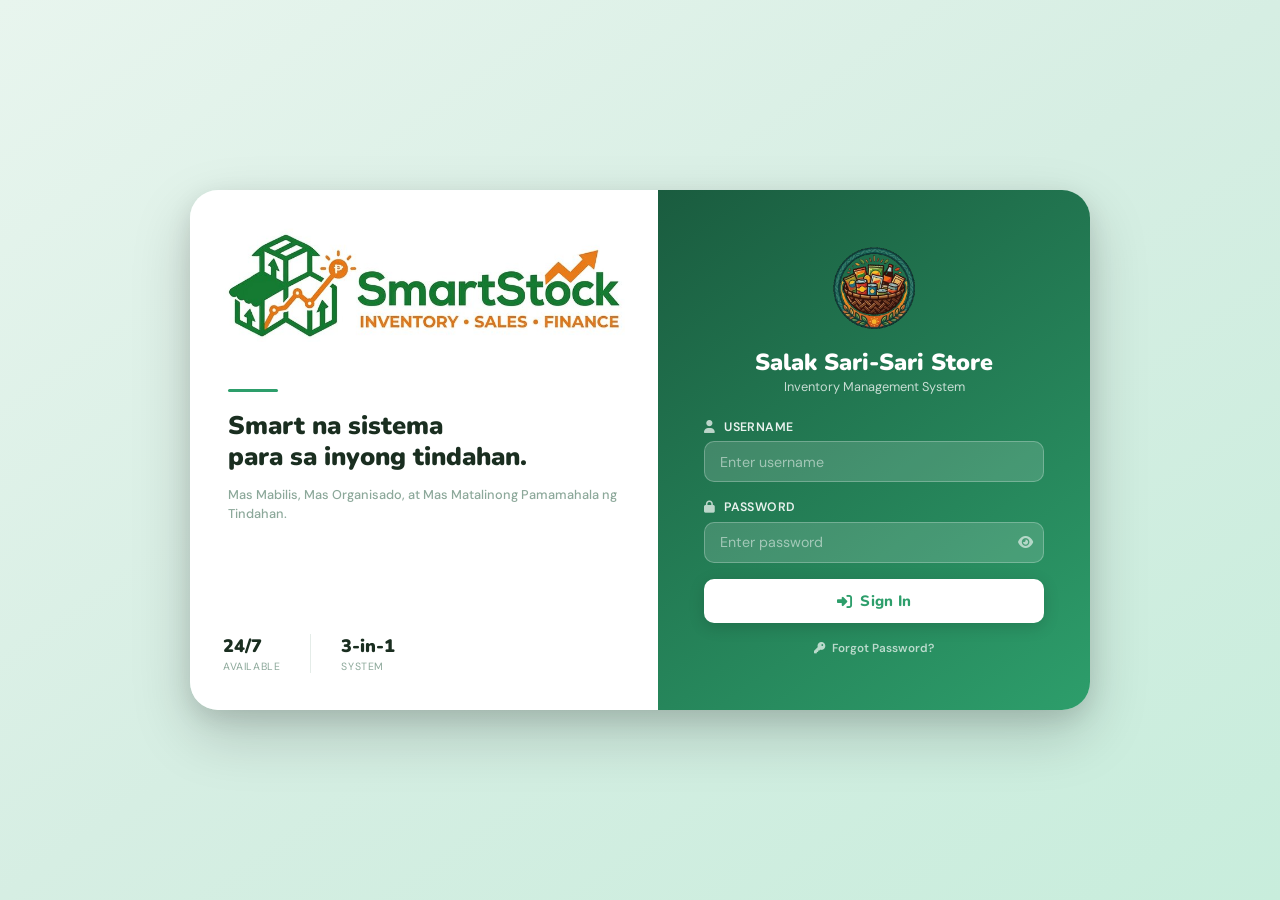
<file: Prototype/SmartStock/SmartStock.html>
<!DOCTYPE html>
<html lang="en">
<head>
  <meta charset="UTF-8"/>
  <meta name="viewport" content="width=device-width, initial-scale=1.0"/>
  <title>Salak Sari-Sari Store – Inventory System</title>
  <link rel="stylesheet" href="style.css"/>
  <link href="https://fonts.googleapis.com/css2?family=Nunito:wght@400;600;700;800;900&family=DM+Sans:wght@400;500;600&display=swap" rel="stylesheet"/>
  <link rel="stylesheet" href="https://cdnjs.cloudflare.com/ajax/libs/font-awesome/6.4.0/css/all.min.css"/>
</head>
<body>

<!-- ══════════════════════════════════════════
     LOGIN PAGE
══════════════════════════════════════════ -->
<div id="loginPage" class="page active">
  <div class="login-split">

    <!-- LEFT: Green panel -->
    <div class="login-left">
      <img src="smartstock-logo.png" alt="SmartStock" class="login-logo"/>
      <div class="login-left-mid">
        <div class="login-left-divider"></div>
        <p class="login-tagline">Smart na sistema<br/>para sa inyong tindahan.</p>
        <p class="login-tagline-sub">Mas Mabilis, Mas Organisado, at Mas Matalinong Pamamahala ng Tindahan.</p>
      </div>
      <div class="login-left-bottom">
        <div class="login-stat">
          <span class="login-stat-val">24/7</span>
          <span class="login-stat-label">Available</span>
        </div>
        <div class="login-stat-divider"></div>
        <div class="login-stat">
          <span class="login-stat-val">3-in-1</span>
          <span class="login-stat-label">System</span>
        </div>
      </div>
    </div>

    <!-- RIGHT: White form panel -->
    <div class="login-right">
      <div class="login-card">
        <div class="login-icon"><img src="store-icon.png" alt="Store" class="login-store-icon"/></div>
        <h1 class="login-title">Salak Sari-Sari Store</h1>
        <p class="login-sub">Inventory Management System</p>
        <div class="form-group">
          <label><i class="fas fa-user"></i> Username</label>
          <input type="text" id="loginUser" placeholder="Enter username" autocomplete="off"/>
        </div>
        <div class="form-group">
          <label><i class="fas fa-lock"></i> Password</label>
          <div class="pw-wrap">
            <input type="password" id="loginPass" placeholder="Enter password"/>
            <button class="pw-toggle" onclick="togglePw()"><i class="fas fa-eye" id="eyeIcon"></i></button>
          </div>
        </div>
        <div id="loginError" class="login-error hidden">
          <i class="fas fa-circle-exclamation"></i> Invalid username or password.
        </div>
        <button class="btn-login" onclick="doLogin()">
          <i class="fas fa-right-to-bracket"></i> Sign In
        </button>
        <p class="login-hint">
          <a href="#" class="forgot-link" onclick="openForgotModal(); return false;">
            <i class="fas fa-key"></i> Forgot Password?
          </a>
        </p>
      </div>
    </div>

  </div>

  <!-- FORGOT PASSWORD — STEP 1: Enter Reset Code -->
  <div class="modal-overlay hidden" id="forgotStep1Modal">
    <div class="modal modal-forgot">
      <div class="modal-icon" style="background:linear-gradient(135deg,#e8f5e9,#c8e6c9);color:#2d9e6b">
        <i class="fas fa-key"></i>
      </div>
      <h3>Forgot Password</h3>
      <p style="font-size:.9rem;color:var(--text-mid);margin-bottom:1.2rem">Enter the system reset code to continue.</p>
      <div class="form-group" style="text-align:left">
        <label style="font-size:.8rem;font-weight:700;text-transform:uppercase;letter-spacing:.4px;color:var(--text-mid)">
          <i class="fas fa-shield-halved"></i> Reset Code
        </label>
        <div class="pw-wrap" style="margin-top:.4rem">
          <input type="password" id="resetCodeInput" class="settings-input" placeholder="Enter reset code" style="width:100%;padding-right:3rem"/>
          <button class="pw-toggle" type="button" onclick="toggleFieldPw('resetCodeInput','eyeResetCode')">
            <i class="fas fa-eye" id="eyeResetCode"></i>
          </button>
        </div>
      </div>
      <div class="form-error hidden" id="resetCodeError" style="margin-bottom:.8rem"></div>
      <div class="modal-actions" style="margin-top:1rem">
        <button class="btn btn-primary" onclick="verifyResetCode()">
          <i class="fas fa-arrow-right"></i> Verify Code
        </button>
        <button class="btn btn-ghost" onclick="closeForgotModals()">Cancel</button>
      </div>
    </div>
  </div>

  <!-- FORGOT PASSWORD — STEP 2: Set New Password -->
  <div class="modal-overlay hidden" id="forgotStep2Modal">
    <div class="modal modal-forgot">
      <div class="modal-icon" style="background:linear-gradient(135deg,#e8f5e9,#c8e6c9);color:#2d9e6b">
        <i class="fas fa-lock-open"></i>
      </div>
      <h3>Set New Password</h3>
      <p style="font-size:.9rem;color:var(--text-mid);margin-bottom:1.2rem">Reset code verified! Enter your new password below.</p>
      <div class="form-group" style="text-align:left;margin-bottom:.8rem">
        <label style="font-size:.8rem;font-weight:700;text-transform:uppercase;letter-spacing:.4px;color:var(--text-mid)">New Password</label>
        <div class="pw-wrap" style="margin-top:.4rem">
          <input type="password" id="newResetPassInput" class="settings-input" placeholder="Enter new password" style="width:100%;padding-right:3rem"/>
          <button class="pw-toggle" type="button" onclick="toggleFieldPw('newResetPassInput','eyeNewReset')">
            <i class="fas fa-eye" id="eyeNewReset"></i>
          </button>
        </div>
      </div>
      <div class="form-group" style="text-align:left">
        <label style="font-size:.8rem;font-weight:700;text-transform:uppercase;letter-spacing:.4px;color:var(--text-mid)">Confirm New Password</label>
        <div class="pw-wrap" style="margin-top:.4rem">
          <input type="password" id="confirmResetPassInput" class="settings-input" placeholder="Confirm new password" style="width:100%;padding-right:3rem"/>
          <button class="pw-toggle" type="button" onclick="toggleFieldPw('confirmResetPassInput','eyeConfirmReset')">
            <i class="fas fa-eye" id="eyeConfirmReset"></i>
          </button>
        </div>
      </div>
      <div class="form-error hidden" id="resetPassError" style="margin-bottom:.8rem"></div>
      <div class="modal-actions" style="margin-top:1rem">
        <button class="btn btn-primary" onclick="saveResetPassword()">
          <i class="fas fa-floppy-disk"></i> Save New Password
        </button>
        <button class="btn btn-ghost" onclick="closeForgotModals()">Cancel</button>
      </div>
    </div>
  </div>

</div>

<!-- ══════════════════════════════════════════
     MAIN APP
══════════════════════════════════════════ -->
<div id="appPage" class="page">

  <aside class="sidebar" id="sidebar">
    <div class="sidebar-header">
      <img src="smartstock-logo.png" alt="SmartStock Logo" class="sidebar-logo-img" onclick="navigate('dashboard', document.querySelector('.nav-item'))" style="cursor:pointer"/>
      <button class="sidebar-close" onclick="toggleSidebar()"><i class="fas fa-xmark"></i></button>
    </div>
    <nav class="sidebar-nav">
      <a href="#" class="nav-item active" onclick="navigate('dashboard',this)">
        <i class="fas fa-gauge-high"></i><span>Dashboard</span>
      </a>
      <a href="#" class="nav-item" onclick="navigate('inventory',this)">
        <i class="fas fa-boxes-stacked"></i><span>Inventory</span>
      </a>
      <a href="#" class="nav-item" onclick="navigate('sales',this)">
        <i class="fas fa-chart-line"></i><span>Sales</span>
      </a>
      <a href="#" class="nav-item" onclick="navigate('finance',this)">
        <i class="fas fa-wallet"></i><span>Finance</span>
      </a>
      <a href="#" class="nav-item" onclick="navigate('settings',this)">
        <i class="fas fa-gear"></i><span>Settings</span>
      </a>
    </nav>
    <div class="sidebar-footer">
      <div class="user-badge">
        <div class="user-avatar"><i class="fas fa-user-tie"></i></div>
        <div>
          <div class="user-name" id="sidebarUserName">Admin</div>
          <div class="user-role" id="sidebarUserRole">Store Manager</div>
        </div>
      </div>
      <button class="btn-logout" onclick="doLogout()">
        <i class="fas fa-right-from-bracket"></i> Logout
      </button>
    </div>
  </aside>

  <div class="sidebar-overlay" id="sidebarOverlay" onclick="toggleSidebar()"></div>

  <main class="main-content">
    <header class="topbar">
      <button class="topbar-menu" onclick="toggleSidebar()"><i class="fas fa-bars"></i></button>
      <div class="topbar-title" id="topbarTitle">Salak Sari-Sari Store</div>
      <div class="topbar-date" id="topbarDate"></div>
    </header>

    <!-- ════ DASHBOARD ════ -->
    <section id="view-dashboard" class="view active">
      <div class="view-header">
        <h2>Dashboard Overview</h2>
        <p id="dashGreeting">Welcome back, Admin!</p>
      </div>

      <div class="big-stat-row" id="dashCards"></div>

      <!-- SALES CHARTS -->
      <div class="chart-row">
        <div class="panel chart-panel">
          <div class="panel-head">
            <i class="fas fa-chart-column"></i> Monthly Sales
            <span class="panel-tag" id="dashTotalSalesLabel"></span>
            <div class="chart-tabs">
              <button class="chart-tab active" onclick="setDashChartMode('revenue',this)">Revenue</button>
              <button class="chart-tab" onclick="setDashChartMode('units',this)">Units Sold</button>
            </div>
          </div>
          <div class="chart-area">
            <div class="bar-chart" id="dashMonthlySalesChart"></div>
            <div class="bar-labels" id="dashMonthlySalesLabels"></div>
          </div>
        </div>
        <div class="panel chart-panel">
          <div class="panel-head"><i class="fas fa-ranking-star"></i> Top Products by Sales</div>
          <div class="hbar-chart" id="dashTopProductsChart"></div>
        </div>
      </div>


      <!-- LOW STOCK + SLOW MOVERS SIDE BY SIDE -->
      <div class="chart-row equal-cols">
        <div class="panel low-stock-solo">
          <div class="panel-head"><i class="fas fa-triangle-exclamation"></i> Low Stock Alerts</div>
          <div id="dashLowStock" class="alert-list-grid"></div>
        </div>

        <div class="panel slow-movers-panel">
          <div class="panel-head">
            <i class="fas fa-snail"></i> Slow-Moving &amp; Unsold Products
            <span class="panel-tag danger" id="dashSlowCount"></span>
          </div>
          <p class="panel-desc">Products with little or no sales in the last 30 days.</p>
          <div class="hbar-chart" id="dashSlowMoversChart"></div>
        </div>
      </div>
    </section>

    <!-- ════ INVENTORY ════ -->
    <section id="view-inventory" class="view">
      <div class="view-header">
        <h2>Inventory Management</h2>
        <p>Add, edit, and manage your store products.</p>
      </div>

      <div class="card form-card" id="productForm">
        <div class="form-card-title" id="formTitle"><i class="fas fa-plus-circle"></i> Add New Product</div>
        <div class="form-grid">
          <div class="form-group">
            <label>Product Name <span class="req">*</span></label>
            <input type="text" id="fName" placeholder="e.g. Rebisco Crackers"/>
          </div>
          <div class="form-group">
            <label>Category <span class="req">*</span></label>
            <select id="fCategory">
              <option value="">-- Select --</option>
              <option>Canned Goods</option><option>Instant Noodles</option>
              <option>Beverages</option><option>Dairy</option>
              <option>Condiments</option><option>Snacks</option>
              <option>Personal Care</option><option>Rice & Grains</option>
              <option>Others</option>
            </select>
          </div>
          <div class="form-group">
            <label>Price (₱) <span class="req">*</span></label>
            <input type="number" id="fPrice" placeholder="0.00" min="0" step="0.01"/>
          </div>
          <div class="form-group">
            <label>Quantity / Stock <span class="req">*</span></label>
            <input type="number" id="fQty" placeholder="0" min="0"/>
          </div>
          <div class="form-group">
            <label>Expiration Date <span class="req">*</span></label>
            <input type="date" id="fExpiry"/>
          </div>
        </div>
        <input type="hidden" id="fId"/>
        <div id="formError" class="form-error hidden"></div>
        <div class="form-actions">
          <button class="btn btn-primary" id="submitBtn" onclick="submitProduct()">
            <i class="fas fa-floppy-disk"></i> Save Product
          </button>
          <button class="btn btn-ghost" id="cancelBtn" onclick="cancelForm()" style="display:none">
            <i class="fas fa-xmark"></i> Cancel
          </button>
        </div>
      </div>

      <div class="table-controls">
        <div class="search-box">
          <i class="fas fa-magnifying-glass"></i>
          <input type="text" id="searchInput" placeholder="Search products…" oninput="renderTable()"/>
        </div>
        <select id="filterCat" onchange="renderTable()">
          <option value="">All Categories</option>
          <option>Canned Goods</option><option>Instant Noodles</option>
          <option>Beverages</option><option>Dairy</option>
          <option>Condiments</option><option>Snacks</option>
          <option>Personal Care</option><option>Rice & Grains</option>
          <option>Others</option>
        </select>
        <select id="filterStock" onchange="renderTable()">
          <option value="">All Stock Levels</option>
          <option value="low">🔴 Low Stock (≤10)</option>
          <option value="ok">🟢 In Stock (&gt;10)</option>
          <option value="zero">⚫ Out of Stock (0)</option>
          <option value="expiry">🟡 Near Expiry (≤30 days)</option>
        </select>
      </div>

      <div class="card table-card">
        <div class="table-wrap">
          <table>
            <thead>
              <tr>
                <th>#</th><th>Product Name</th><th>Category</th>
                <th>Price</th><th>Stock</th><th>Expiration Date</th><th>Date Added</th><th>Actions</th>
              </tr>
            </thead>
            <tbody id="tableBody"></tbody>
          </table>
          <div id="emptyTable" class="empty-state hidden">
            <i class="fas fa-box-open"></i><p>No products found.</p>
          </div>
        </div>
      </div>
    </section>

    <!-- ════ SALES ════ -->
    <section id="view-sales" class="view">
      <div class="view-header">
        <h2>Sales</h2>
        <p>Record product sales and track your store's revenue.</p>
      </div>

      <div class="big-stat-row" id="salesCards"></div>

      <!-- RECORD SALE -->
      <div class="card form-card">
        <div class="form-card-title"><i class="fas fa-cash-register"></i> Record a Sale</div>
        <div class="form-grid">
          <div class="form-group">
            <label>Product <span class="req">*</span></label>
            <div class="combo-wrap" id="saleProductWrap">
              <input type="text" id="saleProductSearch" placeholder="Type or select a product…"
                autocomplete="off" oninput="filterProductDropdown()" onfocus="openProductDropdown()"
                onblur="scheduleCloseDropdown()"/>
              <i class="fas fa-chevron-down combo-arrow"></i>
              <div class="combo-list hidden" id="saleProductList"></div>
              <input type="hidden" id="saleProduct"/>
            </div>
          </div>
          <div class="form-group">
            <label>Quantity Sold <span class="req">*</span></label>
            <input type="number" id="saleQty" placeholder="0" min="1" oninput="updateSaleTotal()"/>
          </div>
          <div class="form-group">
            <label>Unit Price (₱)</label>
            <input type="number" id="salePrice" placeholder="0.00" min="0" step="0.01" oninput="updateSaleTotal()"/>
          </div>
          <div class="form-group">
            <label>Total Amount</label>
            <div class="sale-total-box" id="saleTotalDisplay">₱ 0.00</div>
          </div>
        </div>
        <div id="saleError" class="form-error hidden"></div>
        <div class="form-actions">
          <button class="btn btn-primary" onclick="recordSale()">
            <i class="fas fa-circle-check"></i> Record Sale
          </button>
        </div>
      </div>

      <!-- FILTER & TABLE -->
      <div class="table-controls">
        <div class="search-box">
          <i class="fas fa-magnifying-glass"></i>
          <input type="text" id="saleSearch" placeholder="Search sales…" oninput="renderSalesTable()"/>
        </div>
        <select id="saleFilterMonth" onchange="renderSalesTable()">
          <option value="">All Months</option>
        </select>
        <select id="saleFilterCat" onchange="renderSalesTable()">
          <option value="">All Categories</option>
          <option>Canned Goods</option><option>Instant Noodles</option>
          <option>Beverages</option><option>Dairy</option>
          <option>Condiments</option><option>Snacks</option>
          <option>Personal Care</option><option>Rice & Grains</option>
          <option>Others</option>
        </select>
        <button class="btn btn-danger-outline" onclick="openClearAllModal()" style="white-space:nowrap;flex-shrink:0">
          <i class="fas fa-trash-can"></i> Clear All
        </button>
      </div>

      <div class="card table-card">
        <div class="table-wrap">
          <table>
            <thead>
              <tr>
                <th>#</th><th>Date & Time</th><th>Product</th>
                <th>Category</th><th>Qty</th><th>Unit Price</th>
                <th>Total</th><th>Action</th>
              </tr>
            </thead>
            <tbody id="salesTableBody"></tbody>
          </table>
          <div id="emptySales" class="empty-state hidden">
            <i class="fas fa-receipt"></i>
            <p>No sales recorded yet. Record your first sale above!</p>
          </div>
        </div>
      </div>
    </section>

    <!-- ════ FINANCE ════ -->
    <section id="view-finance" class="view">
      <div class="view-header">
        <h2>Finance</h2>
        <p>Track expenses, revenue, and your store's overall profit.</p>
      </div>

      <!-- Finance Tabs -->
      <div class="finance-tabs">
        <button class="finance-tab active" id="ftab-btn-expenses" onclick="switchFinanceTab('expenses',this)">
          <i class="fas fa-receipt"></i> Expenses
        </button>
        <button class="finance-tab" id="ftab-btn-profit" onclick="switchFinanceTab('profit',this)">
          <i class="fas fa-peso-sign"></i> Profit Overview
        </button>
      </div>

      <!-- ── EXPENSES TAB ── -->
      <div id="ftab-expenses" class="finance-tab-content active">
        <div class="big-stat-row" id="expenseCards"></div>

        <div class="card form-card">
          <div class="form-card-title" id="expFormTitle"><i class="fas fa-plus-circle"></i> Add New Expense</div>
          <div class="form-grid">
            <div class="form-group">
              <label>Description <span class="req">*</span></label>
              <input type="text" id="eDesc" placeholder="e.g. Electricity Bill"/>
            </div>
            <div class="form-group">
              <label>Category <span class="req">*</span></label>
              <select id="eCat">
                <option value="">-- Select --</option>
                <option>Utilities</option><option>Rent</option><option>Supplies</option>
                <option>Salaries</option><option>Restocking</option><option>Maintenance</option>
                <option>Transportation</option><option>Others</option>
              </select>
            </div>
            <div class="form-group">
              <label>Amount (₱) <span class="req">*</span></label>
              <input type="number" id="eAmount" placeholder="0.00" min="0" step="0.01"/>
            </div>
            <div class="form-group">
              <label>Date <span class="req">*</span></label>
              <input type="date" id="eDate"/>
            </div>
          </div>
          <input type="hidden" id="eId"/>
          <div id="expFormError" class="form-error hidden"></div>
          <div class="form-actions">
            <button class="btn btn-primary" id="expSubmitBtn" onclick="submitExpense()">
              <i class="fas fa-floppy-disk"></i> Save Expense
            </button>
            <button class="btn btn-ghost" id="expCancelBtn" onclick="cancelExpenseForm()" style="display:none">
              <i class="fas fa-xmark"></i> Cancel
            </button>
          </div>
        </div>

        <div class="table-controls">
          <div class="search-box">
            <i class="fas fa-magnifying-glass"></i>
            <input type="text" id="expSearch" placeholder="Search expenses…" oninput="renderExpensesTable()"/>
          </div>
          <select id="expFilterCat" onchange="renderExpensesTable()">
            <option value="">All Categories</option>
            <option>Utilities</option><option>Rent</option><option>Supplies</option>
            <option>Salaries</option><option>Restocking</option><option>Maintenance</option>
            <option>Transportation</option><option>Others</option>
          </select>
          <select id="expFilterMonth" onchange="renderExpensesTable()">
            <option value="">All Months</option>
          </select>
        </div>

        <div class="card table-card">
          <div class="table-wrap">
            <table>
              <thead>
                <tr><th>#</th><th>Date</th><th>Description</th><th>Category</th><th>Amount</th><th>Actions</th></tr>
              </thead>
              <tbody id="expTableBody"></tbody>
            </table>
            <div id="emptyExpenses" class="empty-state hidden">
              <i class="fas fa-receipt"></i><p>No expenses recorded yet.</p>
            </div>
          </div>
        </div>
      </div>

      <!-- ── PROFIT TAB ── -->
      <div id="ftab-profit" class="finance-tab-content">
        <div class="big-stat-row" id="profitCards"></div>

        <div class="panel" style="margin-bottom:1.2rem">
          <div class="panel-head"><i class="fas fa-table-columns"></i> Monthly Profit Breakdown</div>
          <div class="table-wrap" style="margin-top:.8rem">
            <table>
              <thead>
                <tr><th>Month</th><th>Sales Revenue</th><th>Expenses</th><th>Net Profit</th><th>Margin</th></tr>
              </thead>
              <tbody id="profitTableBody"></tbody>
            </table>
            <div id="emptyProfit" class="empty-state hidden">
              <i class="fas fa-chart-pie"></i><p>No data yet.</p>
            </div>
          </div>
        </div>

        <div class="panel">
          <div class="panel-head"><i class="fas fa-chart-pie"></i> Expenses by Category</div>
          <div id="expCategoryBreakdown" class="exp-cat-grid" style="margin-top:.8rem"></div>
        </div>
      </div>

    </section>

    <!-- ════ SETTINGS ════ -->
    <section id="view-settings" class="view">
      <div class="view-header">
        <h2>Settings</h2>
        <p>Manage your profile, security, and appearance preferences.</p>
      </div>

      <div class="settings-layout">

        <!-- ── LEFT: Hierarchical Navigation ── -->
        <nav class="settings-nav-panel">
          <div class="settings-nav-title">Settings</div>
          <ul class="settings-nav-list">
            <li class="settings-nav-item active" onclick="switchSettingsTab('security', this)">
              <i class="fas fa-shield-halved"></i>
              <span>Security</span>
              <i class="fas fa-chevron-right settings-nav-arrow"></i>
            </li>
            <li class="settings-nav-item" onclick="switchSettingsTab('appearance', this)">
              <i class="fas fa-palette"></i>
              <span>Appearance</span>
              <i class="fas fa-chevron-right settings-nav-arrow"></i>
            </li>
          </ul>
        </nav>

        <!-- ── RIGHT: Content Panels ── -->
        <div class="settings-content-area">

          <!-- ══ SECURITY ══ -->
          <div class="settings-tab active" id="stab-security">
            <div class="settings-tab-header">
              <i class="fas fa-shield-halved"></i>
              <div>
                <div class="settings-tab-title">Security</div>
                <div class="settings-tab-sub">Manage your login credentials.</div>
              </div>
            </div>

            <div class="card settings-card">
              <div class="settings-section-title"><i class="fas fa-user"></i> Username</div>
              <div class="settings-security-row">
                <div class="settings-security-info">
                  <div class="settings-security-val" id="usernameDisplay">admin</div>
                  <div class="settings-security-hint">Your login username</div>
                </div>
                <button class="btn-inline-edit" onclick="toggleSecurityEdit('username')"><i class="fas fa-pen"></i> Edit</button>
              </div>
              <div class="settings-edit-row hidden" id="usernameEditRow">
                <input type="text" class="settings-input" id="usernameInput" placeholder="New username"/>
                <div class="settings-edit-actions">
                  <button class="btn btn-primary btn-sm" onclick="saveSecurityField('username')"><i class="fas fa-check"></i> Save</button>
                  <button class="btn btn-ghost btn-sm" onclick="cancelSecurityEdit('username')"><i class="fas fa-xmark"></i> Cancel</button>
                </div>
              </div>
            </div>

            <div class="card settings-card">
              <div class="settings-section-title"><i class="fas fa-lock"></i> Password</div>
              <div class="settings-security-row">
                <div class="settings-security-info">
                  <div class="settings-security-val">••••••••</div>
                  <div class="settings-security-hint">Update your login password</div>
                </div>
                <button class="btn-inline-edit" onclick="toggleSecurityEdit('password')"><i class="fas fa-pen"></i> Edit</button>
              </div>
              <div class="settings-edit-row hidden" id="passwordEditRow">
                <div class="pw-fields-col">
                  <div style="margin-bottom:.7rem">
                    <label style="display:block;font-size:.8rem;font-weight:600;color:var(--text-mid);text-transform:uppercase;letter-spacing:.4px;margin-bottom:.4rem">Current Password</label>
                    <div class="pw-wrap">
                      <input type="password" class="settings-input" id="currentPassInput" placeholder="Enter current password" style="padding-right:3rem"/>
                      <button class="pw-toggle" type="button" onclick="toggleFieldPw('currentPassInput','eyeCurrent')"><i class="fas fa-eye" id="eyeCurrent"></i></button>
                    </div>
                  </div>
                  <div style="margin-bottom:.7rem">
                    <label style="display:block;font-size:.8rem;font-weight:600;color:var(--text-mid);text-transform:uppercase;letter-spacing:.4px;margin-bottom:.4rem">New Password</label>
                    <div class="pw-wrap">
                      <input type="password" class="settings-input" id="newPassInput" placeholder="Enter new password" style="padding-right:3rem"/>
                      <button class="pw-toggle" type="button" onclick="toggleFieldPw('newPassInput','eyeNew')"><i class="fas fa-eye" id="eyeNew"></i></button>
                    </div>
                  </div>
                  <div style="margin-bottom:.7rem">
                    <label style="display:block;font-size:.8rem;font-weight:600;color:var(--text-mid);text-transform:uppercase;letter-spacing:.4px;margin-bottom:.4rem">Confirm New Password</label>
                    <div class="pw-wrap">
                      <input type="password" class="settings-input" id="confirmPassInput" placeholder="Confirm new password" style="padding-right:3rem"/>
                      <button class="pw-toggle" type="button" onclick="toggleFieldPw('confirmPassInput','eyeConfirm')"><i class="fas fa-eye" id="eyeConfirm"></i></button>
                    </div>
                  </div>
                </div>
                <div id="passwordEditError" class="form-error hidden" style="margin-bottom:.7rem"></div>
                <div class="settings-edit-actions">
                  <button class="btn btn-primary btn-sm" onclick="saveSecurityField('password')"><i class="fas fa-check"></i> Save</button>
                  <button class="btn btn-ghost btn-sm" onclick="cancelSecurityEdit('password')"><i class="fas fa-xmark"></i> Cancel</button>
                </div>
              </div>
            </div>
          </div>

          <!-- ══ APPEARANCE ══ -->
          <div class="settings-tab" id="stab-appearance">
            <div class="settings-tab-header">
              <i class="fas fa-palette"></i>
              <div>
                <div class="settings-tab-title">Appearance</div>
                <div class="settings-tab-sub">Customize the look and feel of your system.</div>
              </div>
            </div>

            <div class="card settings-card">
              <div class="settings-section-title"><i class="fas fa-swatchbook"></i> Color Theme</div>
              <div style="padding-top:.5rem">
                <div class="settings-row-desc" style="margin-bottom:.9rem">Choose an accent color for the entire system.</div>
                <div class="theme-grid" id="themeGrid">
                  <button class="theme-swatch active" data-theme="green" onclick="applyTheme('green',this)">
                    <span class="swatch-duo" style="background:linear-gradient(135deg,#2d9e6b,#1a5c3f)"></span>
                    <span class="swatch-name">Forest</span><span class="swatch-colors">#2d9e6b · #1a5c3f</span>
                  </button>
                  <button class="theme-swatch" data-theme="ocean" onclick="applyTheme('ocean',this)">
                    <span class="swatch-duo" style="background:linear-gradient(135deg,#0ea5e9,#1d4ed8)"></span>
                    <span class="swatch-name">Ocean</span><span class="swatch-colors">#0ea5e9 · #1d4ed8</span>
                  </button>
                  <button class="theme-swatch" data-theme="sunset" onclick="applyTheme('sunset',this)">
                    <span class="swatch-duo" style="background:linear-gradient(135deg,#f97316,#db2777)"></span>
                    <span class="swatch-name">Sunset</span><span class="swatch-colors">#f97316 · #db2777</span>
                  </button>
                  <button class="theme-swatch" data-theme="aurora" onclick="applyTheme('aurora',this)">
                    <span class="swatch-duo" style="background:linear-gradient(135deg,#8b5cf6,#0ea5e9)"></span>
                    <span class="swatch-name">Aurora</span><span class="swatch-colors">#8b5cf6 · #0ea5e9</span>
                  </button>
                  <button class="theme-swatch" data-theme="royal" onclick="applyTheme('royal',this)">
                    <span class="swatch-duo" style="background:linear-gradient(135deg,#7c3aed,#db2777)"></span>
                    <span class="swatch-name">Royal</span><span class="swatch-colors">#7c3aed · #db2777</span>
                  </button>
                  <button class="theme-swatch" data-theme="fire" onclick="applyTheme('fire',this)">
                    <span class="swatch-duo" style="background:linear-gradient(135deg,#ef4444,#d97706)"></span>
                    <span class="swatch-name">Fire</span><span class="swatch-colors">#ef4444 · #d97706</span>
                  </button>
                  <button class="theme-swatch" data-theme="mint" onclick="applyTheme('mint',this)">
                    <span class="swatch-duo" style="background:linear-gradient(135deg,#06b6d4,#10b981)"></span>
                    <span class="swatch-name">Mint</span><span class="swatch-colors">#06b6d4 · #10b981</span>
                  </button>
                  <button class="theme-swatch" data-theme="dusk" onclick="applyTheme('dusk',this)">
                    <span class="swatch-duo" style="background:linear-gradient(135deg,#475569,#7c3aed)"></span>
                    <span class="swatch-name">Dusk</span><span class="swatch-colors">#475569 · #7c3aed</span>
                  </button>
                </div>
              </div>
            </div>
          </div>

        </div><!-- /settings-content-area -->
      </div><!-- /settings-layout -->
    </section>

  </main>
</div>

<!-- MODALS -->
<div class="modal-overlay hidden" id="deleteModal">
  <div class="modal">
    <div class="modal-icon"><i class="fas fa-trash-can"></i></div>
    <h3>Delete Product?</h3>
    <p id="deleteMsg">This action cannot be undone.</p>
    <div class="modal-actions">
      <button class="btn btn-danger" onclick="confirmDelete()">Yes, Delete</button>
      <button class="btn btn-ghost" onclick="closeDeleteModal()">Cancel</button>
    </div>
  </div>
</div>

<div class="modal-overlay hidden" id="deleteSaleModal">
  <div class="modal">
    <div class="modal-icon" style="background:#fff3e0;color:var(--accent)"><i class="fas fa-receipt"></i></div>
    <h3>Delete Sale Record?</h3>
    <p>Stock will be restored for this product.</p>
    <div class="modal-actions">
      <button class="btn btn-danger" onclick="confirmDeleteSale()">Yes, Delete</button>
      <button class="btn btn-ghost" onclick="closeDeleteSaleModal()">Cancel</button>
    </div>
  </div>
</div>

<!-- CLEAR ALL SALES MODAL -->
<div class="modal-overlay hidden" id="clearAllModal">
  <div class="modal modal-warning">
    <div class="modal-icon warning"><i class="fas fa-triangle-exclamation"></i></div>
    <h3>Clear All Sales?</h3>
    <p>This will permanently delete <strong id="clearAllCount">all</strong> sales records and restore all stock quantities. <strong>This cannot be undone!</strong></p>
    <div class="warning-checklist">
      <label class="check-item">
        <input type="checkbox" id="clearConfirmCheck" onchange="toggleClearBtn()"/>
        <span>Yes, I understand this will delete all sales data</span>
      </label>
    </div>
    <div class="modal-actions">
      <button class="btn btn-danger" id="clearConfirmBtn" onclick="confirmClearAll()" disabled>
        <i class="fas fa-trash-can"></i> Delete All Records
      </button>
      <button class="btn btn-ghost" onclick="closeClearAllModal()">Cancel</button>
    </div>
  </div>
</div>


<div class="modal-overlay hidden" id="deleteExpenseModal">
  <div class="modal">
    <div class="modal-icon"><i class="fas fa-trash-can"></i></div>
    <h3>Delete Expense?</h3>
    <p id="deleteExpenseMsg">This action cannot be undone.</p>
    <div class="modal-actions">
      <button class="btn btn-danger" onclick="confirmDeleteExpense()">Yes, Delete</button>
      <button class="btn btn-ghost" onclick="document.getElementById('deleteExpenseModal').classList.add('hidden')">Cancel</button>
    </div>
  </div>
</div>

<!-- REPORT PRINT MODAL -->
<div class="modal-overlay hidden" id="reportPrintModal">
  <div class="modal modal-report-print">
    <div class="modal-print-header">
      <div>
        <div class="modal-print-title" id="reportPrintTitle">Report</div>
        <div class="modal-print-sub" id="reportPrintSub"></div>
      </div>
      <button class="btn btn-ghost btn-sm" onclick="document.getElementById('reportPrintModal').classList.add('hidden')">
        <i class="fas fa-xmark"></i>
      </button>
    </div>
    <div class="modal-print-body" id="reportPrintBody"></div>
    <div class="modal-actions" style="margin-top:1.2rem;justify-content:flex-end">
      <button class="btn btn-primary" onclick="doPrint()"><i class="fas fa-print"></i> Print / Save PDF</button>
      <button class="btn btn-ghost" onclick="document.getElementById('reportPrintModal').classList.add('hidden')">Close</button>
    </div>
  </div>
</div>

<div class="toast hidden" id="toast">
  <i class="fas fa-circle-check"></i>
  <span id="toastMsg">Action complete.</span>
</div>

<script src="script.js"></script>
</body>
</html>
</file>
<file: Prototype/SmartStock/style.css>
/* ═══════════════════════════════════════════════════════════
   PALENGKE STORE — Inventory Management System
   style.css
═══════════════════════════════════════════════════════════ */

:root {
  --green:        #2d9e6b;
  --green-dark:   #1f7a52;
  --green-light:  #e6f7f0;
  --green-soft:   #c8eddc;
  --accent:       #f4a435;
  --accent-light: #fff3e0;
  --red:          #e05252;
  --red-light:    #fff0f0;
  --blue:         #3b82f6;
  --blue-light:   #e8f0ff;
  --bg:           #f5f7f5;
  --surface:      #ffffff;
  --border:       #e4ece8;
  --text:         #1a2e20;
  --text-mid:     #4a6657;
  --text-muted:   #8ca89a;
  --shadow-sm:    0 2px 8px rgba(0,0,0,.07);
  --shadow-md:    0 6px 24px rgba(0,0,0,.10);
  --shadow-lg:    0 12px 40px rgba(0,0,0,.14);
  --radius:       16px;
  --radius-sm:    10px;
  --sidebar-w:    260px;
  --topbar-h:     64px;
  --transition:   all .22s cubic-bezier(.4,0,.2,1);
}

*, *::before, *::after { box-sizing: border-box; margin: 0; padding: 0; }
html { font-size: 15px; }
body { font-family: 'DM Sans', sans-serif; background: var(--bg); color: var(--text); min-height: 100vh; overflow-x: hidden; }
a { text-decoration: none; color: inherit; }
button { cursor: pointer; border: none; background: none; }
input, select { outline: none; font-family: inherit; font-size: .95rem; }

/* ── Page Visibility ──────────────────────────────────── */
.page { display: none !important; }
.page.active { display: flex !important; }
#appPage.active { display: flex !important; }
.view { display: none; }
.view.active { display: block; }
.hidden { display: none !important; }

/* ════════════════════════════════════════════
   LOGIN
════════════════════════════════════════════ */
#loginPage {
  position: fixed; inset: 0;
  width: 100vw; height: 100vh;
  display: flex; align-items: center; justify-content: center;
  background: linear-gradient(145deg, #e8f5ee 0%, #d6eee3 50%, #c8eddc 100%);
  z-index: 9999; overflow: hidden; padding: 1.5rem;
}
/* Split card */
.login-split {
  display: flex; width: 100%; max-width: 900px; min-height: 520px;
  border-radius: 28px; overflow: hidden;
  box-shadow: 0 24px 60px rgba(0,0,0,.18), 0 8px 24px rgba(0,0,0,.1);
  animation: fadeUp .5s ease;
}
/* LEFT white panel */
.login-left {
  flex: 1.1; background: #fff;
  display: flex; flex-direction: column;
  align-items: flex-start; justify-content: space-between;
  padding: 2.5rem 2.2rem;
}
.login-logo { width: 100%; max-width: 100%; object-fit: contain; object-position: left center; }
.login-left-mid { flex: 1; display: flex; flex-direction: column; justify-content: flex-start; gap: .8rem; margin-top: 3.1rem; padding-left: .3rem; }
.login-left-divider { width: 50px; height: 3px; background: var(--green); border-radius: 2px; margin-bottom: .4rem; }
.login-tagline { font-family: 'Nunito', sans-serif; font-weight: 900; font-size: 1.7rem; color: var(--text); line-height: 1.25; }
.login-tagline-sub { font-size: .85rem; color: var(--text-muted); font-weight: 500; line-height: 1.5; }
.login-left-bottom { display: flex; gap: 2rem; }
.login-stat { display: flex; flex-direction: column; }
.login-stat-val { font-family: 'Nunito', sans-serif; font-weight: 900; font-size: 1.2rem; color: var(--text); }
.login-stat-label { font-size: .7rem; text-transform: uppercase; letter-spacing: .6px; color: var(--text-muted); margin-top: .1rem; }
.login-stat-divider { width: 1px; background: var(--border); align-self: stretch; }
/* RIGHT green panel */
.login-right {
  flex: 1; background: linear-gradient(145deg, #1a5c3f 0%, #2d9e6b 100%);
  display: flex; align-items: center; justify-content: center;
  padding: 2.5rem 2.2rem;
}
.login-form-wrap { width: 100%; max-width: 340px; }
.login-form-title { font-family: 'Nunito', sans-serif; font-weight: 900; font-size: 1.6rem; color: var(--text); margin-bottom: .3rem; }
.login-form-sub { font-size: .85rem; color: var(--text-muted); margin-bottom: 1.8rem; }
.login-bg { position: absolute; inset: 0; pointer-events: none; }
.login-blob { position: absolute; border-radius: 50%; filter: blur(60px); opacity: .45; }
.blob1 { width: 400px; height: 400px; background: radial-gradient(circle, #2d9e6b55, transparent); top: -80px; left: -80px; }
.blob2 { width: 300px; height: 300px; background: radial-gradient(circle, #f4a43555, transparent); bottom: -60px; right: -60px; }
.blob3 { width: 200px; height: 200px; background: radial-gradient(circle, #2d9e6b33, transparent); top: 50%; left: 55%; }

.login-card {
  background: transparent; border-radius: 0;
  box-shadow: none; padding: 0; width: 100%; max-width: 340px;
  position: relative; z-index: 2; animation: fadeUp .5s ease;
}
.login-icon {
  width: 86px; height: 86px;
  background: transparent;
  border-radius: 50%; display: flex; align-items: center; justify-content: center;
  margin: 0 auto 1rem;
  box-shadow: none;
}
.login-store-icon { width: 86px; height: 86px; object-fit: contain; border-radius: 50%; }
.login-title { font-family: 'Nunito', sans-serif; font-weight: 900; font-size: 1.55rem; text-align: center; color: #fff; }
.login-sub { text-align: center; color: rgba(255,255,255,.75); font-size: .85rem; margin-bottom: 1.6rem; }
.login-error { background: rgba(255,255,255,.15); color: #fff; border: 1px solid rgba(255,255,255,.3); border-radius: var(--radius-sm); padding: .6rem 1rem; font-size: .85rem; font-weight: 600; margin-bottom: 1rem; }
.login-hint { text-align: center; font-size: .78rem; color: rgba(255,255,255,.7); margin-top: 1.1rem; }
.login-hint strong { color: #fff; }

.btn-login {
  width: 100%; padding: .8rem;
  background: #fff;
  color: var(--green); border-radius: var(--radius-sm); font-size: 1rem; font-weight: 800;
  font-family: 'Nunito', sans-serif; letter-spacing: .3px;
  box-shadow: 0 4px 16px rgba(0,0,0,.15);
  display: flex; align-items: center; justify-content: center; gap: .55rem;
  transition: var(--transition);
}
.btn-login:hover { transform: translateY(-1px); box-shadow: 0 8px 24px rgba(0,0,0,.2); background: #f0faf5; }
.btn-login:active { transform: translateY(0); }

/* ── Form Group ─────────────────────────────────────────── */
.form-group { margin-bottom: 1.1rem; }
.form-group label { display: block; font-size: .82rem; font-weight: 600; color: var(--text-mid); margin-bottom: .45rem; text-transform: uppercase; letter-spacing: .4px; }
.form-group label i { margin-right: .35rem; color: var(--green); }
.form-group input, .form-group select {
  width: 100%; padding: .7rem 1rem; border: 1.5px solid var(--border);
  border-radius: var(--radius-sm); background: var(--bg); color: var(--text);
  transition: var(--transition); font-size: .95rem;
}
.form-group input:focus, .form-group select:focus {
  border-color: var(--green); background: #fff;
  box-shadow: 0 0 0 4px rgba(45,158,107,.12);
}
.pw-wrap { position: relative; }
.pw-wrap input { padding-right: 3rem; }
.pw-toggle { position: absolute; right: .75rem; top: 50%; transform: translateY(-50%); color: var(--text-muted); font-size: .9rem; transition: var(--transition); }
.pw-toggle:hover { color: var(--green); }

/* ════════════════════════════════════════════
   APP SHELL
════════════════════════════════════════════ */
#appPage { min-height: 100vh; }

/* ── SIDEBAR ──────────────────────────────────────────── */
.sidebar {
  width: var(--sidebar-w); background: var(--surface);
  border-right: 1.5px solid var(--border);
  display: flex; flex-direction: column;
  position: fixed; left: 0; top: 0; bottom: 0;
  z-index: 100; transition: transform .3s cubic-bezier(.4,0,.2,1);
  box-shadow: var(--shadow-sm);
}
.sidebar-header { position: relative; display: flex; align-items: center; padding: .8rem 1rem; border-bottom: 1.5px solid var(--border); }
.sidebar-logo-img { height: 62px; width: 100%; object-fit: contain; object-position: left center; display: block; padding-right: 2rem; }
.sidebar-logo { width: 44px; height: 44px; background: linear-gradient(135deg, var(--green), var(--green-dark)); border-radius: 12px; display: flex; align-items: center; justify-content: center; color: #fff; font-size: 1.1rem; flex-shrink: 0; box-shadow: 0 3px 10px rgba(45,158,107,.3); }
.sidebar-title { font-family: 'Nunito', sans-serif; font-weight: 900; font-size: 1.1rem; color: var(--text); }
.sidebar-sub { font-size: .72rem; color: var(--text-muted); }
.sidebar-close { position: absolute; right: .6rem; top: 50%; transform: translateY(-50%); font-size: 1.1rem; color: var(--text-muted); display: none; width: 28px; height: 28px; border-radius: 8px; align-items: center; justify-content: center; transition: var(--transition); }
.sidebar-close:hover { background: var(--bg); color: var(--text); }
.sidebar-nav { flex: 1; padding: 1rem .8rem; display: flex; flex-direction: column; gap: .3rem; }
.nav-item { display: flex; align-items: center; gap: .8rem; padding: .7rem 1rem; border-radius: var(--radius-sm); color: var(--text-mid); font-weight: 600; font-size: .92rem; transition: var(--transition); }
.nav-item i { width: 20px; text-align: center; font-size: 1rem; }
.nav-item:hover, .nav-item.active { background: var(--green-light); color: var(--green); }
.sidebar-footer { padding: 1rem 1.2rem 1.4rem; border-top: 1.5px solid var(--border); }
.user-badge { display: flex; align-items: center; gap: .7rem; margin-bottom: .9rem; }
.user-avatar { width: 36px; height: 36px; background: var(--green-light); border-radius: 10px; display: flex; align-items: center; justify-content: center; color: var(--green); font-size: .9rem; }
.user-name { font-weight: 700; font-size: .9rem; }
.user-role { font-size: .72rem; color: var(--text-muted); }
.btn-logout { width: 100%; padding: .6rem 1rem; border-radius: var(--radius-sm); background: var(--red-light); color: var(--red); font-weight: 700; font-size: .88rem; display: flex; align-items: center; justify-content: center; gap: .5rem; transition: var(--transition); }
.btn-logout:hover { background: var(--red); color: #fff; }
.sidebar-overlay { display: none; position: fixed; inset: 0; background: rgba(0,0,0,.35); z-index: 99; }

/* ── MAIN ─────────────────────────────────────────────── */
.main-content { margin-left: var(--sidebar-w); flex: 1; display: flex; flex-direction: column; min-height: 100vh; }
.topbar { height: var(--topbar-h); background: var(--surface); border-bottom: 1.5px solid var(--border); display: flex; align-items: center; padding: 0 1.8rem; gap: 1rem; position: sticky; top: 0; z-index: 50; box-shadow: var(--shadow-sm); }
.topbar-menu { font-size: 1.2rem; color: var(--text-mid); display: none; width: 36px; height: 36px; border-radius: 8px; align-items: center; justify-content: center; transition: var(--transition); }
.topbar-menu:hover { background: var(--bg); }
.topbar-title { font-family: 'Nunito', sans-serif; font-weight: 800; font-size: 1.12rem; }
.topbar-date { margin-left: auto; font-size: .8rem; color: var(--text-muted); font-weight: 500; }

/* ── VIEWS ───────────────────────────────────────────── */
.view { padding: 1.8rem; animation: fadeIn .3s ease; }
.view-header { margin-bottom: 1.6rem; }
.view-header h2 { font-family: 'Nunito', sans-serif; font-weight: 900; font-size: 1.6rem; }
.view-header p { color: var(--text-muted); font-size: .88rem; margin-top: .25rem; }

/* ── BIG STAT CARDS ──────────────────────────────────── */
.big-stat-row { display: grid; grid-template-columns: repeat(4,1fr); gap: 1.2rem; margin-bottom: 1.6rem; }
.big-stat-card {
  background: var(--surface); border-radius: 20px; border: 1.5px solid var(--border);
  box-shadow: var(--shadow-sm); padding: 1.6rem 1.4rem 1.4rem;
  display: flex; flex-direction: column; align-items: center; text-align: center; gap: .6rem;
  transition: var(--transition); position: relative; overflow: hidden;
}
.big-stat-card::before { content: ''; position: absolute; top: 0; left: 0; right: 0; height: 4px; border-radius: 20px 20px 0 0; }
.big-stat-card.theme::before { background: linear-gradient(90deg, var(--green), var(--green-dark)); }
.big-stat-card:hover { transform: translateY(-3px); box-shadow: var(--shadow-md); }
.big-stat-icon { width: 56px; height: 56px; border-radius: 16px; display: flex; align-items: center; justify-content: center; font-size: 1.5rem; }
.big-stat-icon.theme { background: var(--green-light); color: var(--green); }
.big-stat-value { font-family: 'Nunito', sans-serif; font-weight: 900; font-size: 2.2rem; color: var(--text); line-height: 1; }
.big-stat-label { font-size: .8rem; color: var(--text-muted); font-weight: 600; text-transform: uppercase; letter-spacing: .5px; }

/* ════════════════════════════════════════════
   BAR CHARTS
════════════════════════════════════════════ */
.chart-row {
  display: grid; grid-template-columns: 1.5fr 1fr;
  gap: 1.2rem; margin-bottom: 1.2rem;
}
.chart-row.equal-cols { grid-template-columns: 1fr 1fr; }
.chart-panel { min-height: 260px; }
.chart-area {
  display: flex; flex-direction: column; gap: .4rem;
  padding-top: .5rem;
}
.bar-chart {
  display: flex; align-items: flex-end; gap: 6px;
  height: 160px; padding: 0 4px;
  position: relative;
}
.bar-item {
  flex: 1; display: flex; flex-direction: column;
  align-items: center; justify-content: flex-end;
  height: 100%; cursor: default; position: relative;
}
.bar-item:hover .bar-fill { filter: brightness(1.15); }
.bar-fill {
  width: 100%; border-radius: 6px 6px 0 0;
  background: linear-gradient(180deg, #4ecca3, var(--green-dark));
  transition: height .6s cubic-bezier(.34,1.3,.64,1), filter .15s;
  min-height: 3px;
  box-shadow: 0 -2px 8px rgba(45,158,107,.2);
}
.bar-fill.accent { background: linear-gradient(180deg, #fbbf4a, #d97706); }
.bar-fill.blue   { background: linear-gradient(180deg, #60a5fa, #1d4ed8); }
.bar-val {
  font-size: .67rem; font-weight: 800; color: var(--text-mid);
  white-space: nowrap; position: absolute; top: 0; left: 50%;
  transform: translateX(-50%);
}
.bar-labels {
  display: flex; gap: 6px; padding: 0 4px;
}
.bar-label-item {
  flex: 1; text-align: center; font-size: .68rem;
  color: var(--text-muted); font-weight: 600;
  white-space: nowrap; overflow: hidden; text-overflow: ellipsis;
}

/* ── Horizontal Bar Chart (top products) ─────────────── */
.hbar-chart { display: flex; flex-direction: column; gap: .6rem; padding-top: .4rem; }
.hbar-row { display: flex; align-items: center; gap: .7rem; }
.hbar-rank {
  width: 22px; height: 22px; border-radius: 6px;
  background: var(--green-light); color: var(--green-dark);
  font-size: .7rem; font-weight: 800;
  display: flex; align-items: center; justify-content: center; flex-shrink: 0;
}
.hbar-name { width: 130px; font-size: .8rem; font-weight: 600; color: var(--text); flex-shrink: 0; overflow: hidden; text-overflow: ellipsis; white-space: nowrap; }
.hbar-wrap { flex: 1; height: 10px; background: var(--border); border-radius: 99px; overflow: hidden; }
.hbar-fill { height: 100%; border-radius: 99px; background: linear-gradient(90deg, var(--green), var(--green-dark)); transition: width .5s ease; }
.hbar-fill.accent { background: linear-gradient(90deg, var(--accent), #d97706); }
.hbar-val { font-size: .78rem; font-weight: 800; color: var(--text-mid); white-space: nowrap; }

/* ── Chart Tabs ─────────────────────────────────────── */
.panel-head {
  font-family: 'Nunito', sans-serif; font-weight: 800; font-size: 1rem;
  color: var(--text); margin-bottom: .8rem;
  display: flex; align-items: center; gap: .5rem; flex-wrap: wrap;
}
.panel-head i { color: var(--green); }
.panel-tag {
  margin-left: auto; font-size: .76rem; font-weight: 700;
  background: var(--green-light); color: var(--green-dark);
  padding: .15rem .6rem; border-radius: 99px;
}
.chart-tabs { margin-left: auto; display: flex; gap: .3rem; }
.chart-tab {
  padding: .25rem .7rem; border-radius: 8px;
  font-size: .78rem; font-weight: 700; font-family: 'Nunito', sans-serif;
  color: var(--text-muted); background: var(--bg); border: 1.5px solid var(--border);
  transition: var(--transition);
}
.chart-tab.active { background: var(--green); color: #fff; border-color: var(--green); }
.chart-tab:hover:not(.active) { border-color: var(--green); color: var(--green); }

/* ── Sales chart row ─────────────────────────────────── */
.sales-chart-row { display: grid; grid-template-columns: 1.5fr 1fr; gap: 1.2rem; margin-bottom: 1.2rem; }

/* ── Sale Total Box ─────────────────────────────────── */
.sale-total-box {
  width: 100%; padding: .7rem 1rem;
  border: 1.5px solid var(--green-soft); border-radius: var(--radius-sm);
  background: var(--green-light); color: var(--green-dark);
  font-size: 1.2rem; font-weight: 900; font-family: 'Nunito', sans-serif;
}

/* ════════════════════════════════════════════
   PANELS & WIDGETS
════════════════════════════════════════════ */
.panel {
  background: var(--surface); border-radius: var(--radius);
  border: 1.5px solid var(--border); box-shadow: var(--shadow-sm); padding: 1.3rem;
}

.dash-widgets { display: grid; grid-template-columns: 1.4fr 1fr 1fr; gap: 1.2rem; margin-bottom: 1.2rem; }
.panel-recent { margin-bottom: 1rem; }
.recent-list { display: grid; grid-template-columns: repeat(auto-fill,minmax(200px,1fr)); gap: .7rem; }
.recent-item { background: var(--bg); border: 1.5px solid var(--border); border-radius: var(--radius-sm); padding: .7rem .9rem; }
.recent-item-name { font-weight: 700; font-size: .88rem; }
.recent-item-meta { font-size: .76rem; color: var(--text-muted); margin-top: .2rem; }

.cat-list { display: flex; flex-direction: column; gap: .6rem; }
.cat-row { display: flex; align-items: center; gap: .8rem; }
.cat-row-label { font-size: .8rem; font-weight: 600; color: var(--text-mid); width: 100px; flex-shrink: 0; }
.cat-bar-wrap { flex: 1; height: 8px; background: var(--border); border-radius: 99px; overflow: hidden; }
.cat-bar { height: 100%; background: linear-gradient(90deg, var(--green), var(--green-dark)); border-radius: 99px; transition: width .5s; }
.cat-count { font-size: .78rem; font-weight: 700; color: var(--text-muted); width: 28px; text-align: right; }

.alert-list { display: flex; flex-direction: column; gap: .55rem; }
.alert-row { display: flex; align-items: center; justify-content: space-between; background: var(--red-light); border: 1px solid #fdd; border-radius: var(--radius-sm); padding: .55rem .85rem; }
.alert-name { font-size: .85rem; font-weight: 600; }
.alert-qty { font-size: .78rem; font-weight: 700; color: var(--red); background: #fff; border: 1px solid #fdd; padding: .15rem .5rem; border-radius: 99px; }
.alert-empty { color: var(--text-muted); font-size: .85rem; text-align: center; padding: .5rem; }

.top-list { display: flex; flex-direction: column; gap: .55rem; }
.top-row { display: flex; align-items: center; gap: .7rem; }
.top-rank { width: 22px; height: 22px; border-radius: 6px; background: var(--green-light); color: var(--green-dark); font-size: .72rem; font-weight: 800; display: flex; align-items: center; justify-content: center; flex-shrink: 0; }
.top-name { flex: 1; font-size: .83rem; font-weight: 600; overflow: hidden; text-overflow: ellipsis; white-space: nowrap; }
.top-qty { font-size: .82rem; font-weight: 800; color: var(--green-dark); white-space: nowrap; }

/* ════════════════════════════════════════════
   CARDS, FORM, TABLE
════════════════════════════════════════════ */
.card { background: var(--surface); border-radius: var(--radius); border: 1.5px solid var(--border); box-shadow: var(--shadow-sm); }
.form-card { padding: 1.5rem; margin-bottom: 1.4rem; }
.form-card-title { font-family: 'Nunito', sans-serif; font-weight: 800; font-size: 1.05rem; margin-bottom: 1.2rem; display: flex; align-items: center; gap: .5rem; }
.form-card-title i { color: var(--green); }
.form-grid { display: grid; grid-template-columns: repeat(auto-fill,minmax(200px,1fr)); gap: 1rem; margin-bottom: 1rem; }
.req { color: var(--red); }
.form-error { background: var(--red-light); color: var(--red); border: 1px solid #fdd; border-radius: 8px; padding: .55rem 1rem; font-size: .84rem; font-weight: 600; margin-bottom: .9rem; }
.form-actions { display: flex; gap: .7rem; flex-wrap: wrap; }

.btn { display: inline-flex; align-items: center; gap: .45rem; padding: .62rem 1.2rem; border-radius: var(--radius-sm); font-size: .88rem; font-weight: 700; font-family: 'Nunito', sans-serif; transition: var(--transition); border: 1.5px solid transparent; }
.btn-primary { background: linear-gradient(135deg, var(--green), var(--green-dark)); color: #fff; box-shadow: 0 3px 12px rgba(45,158,107,.3); }
.btn-primary:hover { transform: translateY(-1px); box-shadow: 0 6px 18px rgba(45,158,107,.38); }
.btn-ghost { background: var(--bg); color: var(--text-mid); border-color: var(--border); }
.btn-ghost:hover { background: var(--border); }
.btn-edit { background: var(--accent-light); color: #c47b0a; border-color: #f4d98a; padding: .38rem .8rem; font-size: .8rem; }
.btn-edit:hover { background: var(--accent); color: #fff; border-color: var(--accent); }
.btn-danger { background: var(--red-light); color: var(--red); border-color: #fdd; padding: .38rem .8rem; font-size: .8rem; }
.btn-danger:hover { background: var(--red); color: #fff; border-color: var(--red); }

.table-controls { display: flex; align-items: center; gap: .8rem; margin-bottom: 1rem; flex-wrap: wrap; }
.search-box { flex: 1; min-width: 200px; display: flex; align-items: center; gap: .6rem; background: var(--surface); border: 1.5px solid var(--border); border-radius: var(--radius-sm); padding: .6rem 1rem; box-shadow: var(--shadow-sm); transition: var(--transition); }
.search-box:focus-within { border-color: var(--green); box-shadow: 0 0 0 4px rgba(45,158,107,.1); }
.search-box i { color: var(--text-muted); font-size: .9rem; }
.search-box input { border: none; background: none; flex: 1; color: var(--text); }
.table-controls select { padding: .62rem .9rem; border: 1.5px solid var(--border); border-radius: var(--radius-sm); background: var(--surface); color: var(--text-mid); font-size: .85rem; font-weight: 600; box-shadow: var(--shadow-sm); cursor: pointer; transition: var(--transition); }
.table-controls select:focus { border-color: var(--green); box-shadow: 0 0 0 4px rgba(45,158,107,.1); }

.table-card { overflow: hidden; margin-bottom: 1rem; }
.table-wrap { overflow-x: auto; }
table { width: 100%; border-collapse: collapse; font-size: .88rem; }
thead tr { background: var(--green-light); border-bottom: 2px solid var(--green-soft); }
thead th { padding: .75rem 1rem; text-align: left; font-family: 'Nunito', sans-serif; font-weight: 800; font-size: .8rem; color: var(--green-dark); text-transform: uppercase; letter-spacing: .4px; white-space: nowrap; }
tbody tr { border-bottom: 1px solid var(--border); transition: var(--transition); }
tbody tr:last-child { border-bottom: none; }
tbody tr:hover { background: var(--bg); }
tbody td { padding: .75rem 1rem; color: var(--text); vertical-align: middle; white-space: nowrap; }
.row-low { background: var(--red-light) !important; }

.badge { display: inline-flex; align-items: center; gap: .3rem; padding: .2rem .65rem; border-radius: 99px; font-size: .75rem; font-weight: 700; }
.badge-green  { background: var(--green-light); color: var(--green-dark); }
.badge-orange { background: var(--accent-light); color: #b56a00; }
.badge-red    { background: var(--red-light);    color: var(--red); }
.badge-blue   { background: var(--blue-light);   color: #2563eb; }
.badge-gray   { background: #f0f0f0; color: #666; }

.td-actions { display: flex; gap: .45rem; }

.empty-state { text-align: center; padding: 3rem 1rem; color: var(--text-muted); }
.empty-state i { font-size: 2.5rem; margin-bottom: .8rem; display: block; }
.empty-state p { font-size: .9rem; }

/* ── Summary Cards (sales page) ─────────────────────── */
.summary-cards { display: grid; grid-template-columns: repeat(auto-fill,minmax(190px,1fr)); gap: 1rem; margin-bottom: 1.6rem; }
.summary-card { background: var(--surface); border-radius: var(--radius); padding: 1.2rem 1.3rem; box-shadow: var(--shadow-sm); border: 1.5px solid var(--border); display: flex; align-items: center; gap: .9rem; transition: var(--transition); }
.summary-card:hover { transform: translateY(-2px); box-shadow: var(--shadow-md); }
.card-icon { width: 48px; height: 48px; border-radius: 14px; display: flex; align-items: center; justify-content: center; font-size: 1.3rem; flex-shrink: 0; }
.card-icon.green  { background: var(--green-light); color: var(--green); }
.card-icon.orange { background: var(--accent-light);color: var(--accent); }
.card-icon.red    { background: var(--red-light);   color: var(--red); }
.card-icon.blue   { background: var(--blue-light);  color: var(--blue); }
.card-value { font-family: 'Nunito', sans-serif; font-weight: 900; font-size: 1.7rem; color: var(--text); line-height: 1; }
.card-label { font-size: .78rem; color: var(--text-muted); font-weight: 500; margin-top: .25rem; }

/* ════════════════════════════════════════════
   MODAL & TOAST
════════════════════════════════════════════ */
.modal-overlay { position: fixed; inset: 0; background: rgba(0,0,0,.42); z-index: 200; display: flex; align-items: center; justify-content: center; animation: fadeIn .2s ease; }
.modal { background: var(--surface); border-radius: 22px; padding: 2rem 2rem 1.6rem; max-width: 360px; width: 90%; text-align: center; box-shadow: var(--shadow-lg); animation: popIn .3s cubic-bezier(.34,1.56,.64,1); }
.modal-icon { width: 62px; height: 62px; background: var(--red-light); border-radius: 50%; display: flex; align-items: center; justify-content: center; font-size: 1.5rem; color: var(--red); margin: 0 auto .9rem; }
.modal h3 { font-family: 'Nunito', sans-serif; font-weight: 900; font-size: 1.2rem; margin-bottom: .4rem; }
.modal p { color: var(--text-muted); font-size: .88rem; margin-bottom: 1.4rem; }
.modal-actions { display: flex; gap: .7rem; justify-content: center; }
.modal-actions .btn-danger, .modal-actions .btn-ghost { padding: .6rem 1.4rem; font-size: .9rem; }

.toast { position: fixed; bottom: 1.5rem; right: 1.5rem; background: #1a2e20; color: #e8f5ee; padding: .7rem 1.2rem; border-radius: 12px; font-size: .88rem; font-weight: 600; display: flex; align-items: center; gap: .55rem; box-shadow: var(--shadow-md); z-index: 300; animation: slideUp .3s ease; }
.toast i { color: #6ee7b7; }

/* ════════════════════════════════════════════
   ANIMATIONS
════════════════════════════════════════════ */
@keyframes fadeIn  { from { opacity: 0; }                              to { opacity: 1; } }
@keyframes fadeUp  { from { opacity: 0; transform: translateY(24px); } to { opacity: 1; transform: translateY(0); } }
@keyframes popIn   { from { opacity: 0; transform: scale(.88); }       to { opacity: 1; transform: scale(1); } }
@keyframes slideUp { from { opacity: 0; transform: translateY(12px); } to { opacity: 1; transform: translateY(0); } }

/* ════════════════════════════════════════════
   RESPONSIVE
════════════════════════════════════════════ */
@media (max-width: 1100px) {
  .big-stat-row { grid-template-columns: repeat(2,1fr); }
  .chart-row, .sales-chart-row { grid-template-columns: 1fr; }
  .chart-row.equal-cols { grid-template-columns: 1fr; }
  .dash-widgets { grid-template-columns: 1fr 1fr; }
}
@media (max-width: 900px) {
  .dash-widgets { grid-template-columns: 1fr; }
}
@media (max-width: 768px) {
  /* Sidebar */
  .sidebar { transform: translateX(-100%); box-shadow: var(--shadow-lg); }
  .sidebar.open { transform: translateX(0); }
  .sidebar-close { display: flex; }
  .sidebar-overlay.open { display: block; }
  .main-content { margin-left: 0; }

  /* Topbar */
  .topbar-menu { display: flex; }
  .topbar-date { display: none; }
  .topbar { padding: 0 1rem; }

  /* Views */
  .view { padding: 1rem; }
  .view-header h2 { font-size: 1.25rem; }
  .view-header p { font-size: .82rem; }

  /* Stat cards */
  .big-stat-row { grid-template-columns: repeat(2,1fr); gap: .8rem; margin-bottom: 1rem; }
  .big-stat-card { padding: 1.1rem 1rem; }
  .big-stat-icon { width: 44px; height: 44px; font-size: 1.2rem; }
  .big-stat-value { font-size: 1.7rem; }

  /* Charts */
  .chart-row, .sales-chart-row { grid-template-columns: 1fr; }
  .chart-row.equal-cols { grid-template-columns: 1fr; }
  .chart-panel { min-height: 200px; }

  /* Forms */
  .form-grid { grid-template-columns: 1fr 1fr; }

  /* Tables — hide less-important columns */
  thead th:nth-child(6) { display: none; }
  tbody td:nth-child(6) { display: none; }

  /* Panel */
  .panel { padding: 1rem; }
  .panel-head { font-size: .88rem; flex-wrap: wrap; gap: .4rem; }

  /* Alert list */
  .alert-list-grid { max-height: 280px; }

  /* Settings */
  .settings-layout { grid-template-columns: 1fr; }
  .settings-nav-panel { position: static; }
  .settings-nav-list { display: flex; gap: .3rem; padding: .5rem; flex-wrap: wrap; }
  .settings-nav-item { flex: 1; min-width: 100px; justify-content: center; font-size: .82rem; padding: .55rem .6rem; }
  .settings-nav-item span { display: none; }
  .settings-nav-item i:first-child { width: auto; }
  .settings-nav-arrow { display: none; }
  .profile-pic-row { flex-direction: column; text-align: center; }

  /* Sales page */
  .sale-total-box { font-size: 1.1rem; }
}

@media (max-width: 520px) {
  /* Login */
  .login-card { padding: 1.8rem 1.2rem 1.5rem; margin: 1rem; border-radius: 20px; }
  .login-title { font-size: 1.35rem; }
  .login-icon { width: 52px; height: 52px; font-size: 1.3rem; }

  /* Stat cards — 2 cols still but tighter */
  .big-stat-row { grid-template-columns: repeat(2,1fr); gap: .6rem; }
  .big-stat-value { font-size: 1.5rem; }
  .big-stat-label { font-size: .7rem; }
  .big-stat-card { padding: .9rem .8rem; }
  .big-stat-icon { width: 38px; height: 38px; font-size: 1rem; border-radius: 10px; }

  /* Forms */
  .form-grid { grid-template-columns: 1fr; }
  .form-actions { flex-direction: column; }
  .btn { width: 100%; justify-content: center; }
  .table-controls { flex-direction: column; align-items: stretch; }
  .search-box { min-width: unset; }

  /* Charts */
  .chart-tabs { flex-wrap: wrap; gap: .3rem; }
  .bar-chart { gap: 4px; }

  /* Table — hide category col too on very small screens */
  thead th:nth-child(3) { display: none; }
  tbody td:nth-child(3) { display: none; }
  thead th:nth-child(4) { display: none; }
  tbody td:nth-child(4) { display: none; }

  /* Topbar */
  .topbar-title { font-size: .95rem; }

  /* View */
  .view { padding: .85rem; }
  .view-header { margin-bottom: 1rem; }
  .view-header h2 { font-size: 1.1rem; }

  /* Panel */
  .panel { padding: .85rem; border-radius: 14px; }

  /* Alert cards */
  .alert-card { padding: .5rem .65rem; }
  .alert-card-name { font-size: .78rem; }

  /* Modals */
  .modal { padding: 1.5rem 1.2rem 1.3rem; border-radius: 18px; width: 94%; }
  .modal-forgot { padding: 1.5rem 1.2rem; }

  /* Settings */
  .settings-card { padding: 1rem; }
  .settings-tab-header { flex-direction: column; gap: .6rem; }
  .settings-nav-item { min-width: 80px; font-size: .78rem; }

  /* Sales table — keep only essential cols */
  thead th:nth-child(4) { display: none; }
  tbody td:nth-child(4) { display: none; }
}

@media (max-width: 380px) {
  .big-stat-row { grid-template-columns: 1fr 1fr; gap: .5rem; }
  .big-stat-value { font-size: 1.3rem; }
  .login-card { padding: 1.5rem 1rem; }
  .btn-login { font-size: .9rem; padding: .7rem; }
}

/* ════════════════════════════════════════════
   SEARCHABLE COMBO DROPDOWN
════════════════════════════════════════════ */
.combo-wrap {
  position: relative;
  width: 100%;
}
.combo-wrap input[type="text"] {
  width: 100%;
  padding: .7rem 2.4rem .7rem 1rem;
  border: 1.5px solid var(--border);
  border-radius: var(--radius-sm);
  background: var(--bg);
  color: var(--text);
  font-size: .95rem;
  transition: var(--transition);
  cursor: pointer;
}
.combo-wrap input[type="text"]:focus {
  border-color: var(--green);
  background: #fff;
  box-shadow: 0 0 0 4px rgba(45,158,107,.12);
}
.combo-arrow {
  position: absolute; right: .85rem; top: 50%;
  transform: translateY(-50%);
  color: var(--text-muted); font-size: .78rem;
  pointer-events: none; transition: transform .2s;
}
.combo-wrap.open .combo-arrow { transform: translateY(-50%) rotate(180deg); }
.combo-list {
  position: absolute; top: calc(100% + 4px); left: 0; right: 0;
  background: var(--surface);
  border: 1.5px solid var(--green);
  border-radius: var(--radius-sm);
  box-shadow: var(--shadow-md);
  z-index: 200;
  max-height: 240px;
  overflow-y: auto;
}
.combo-list::-webkit-scrollbar { width: 5px; }
.combo-list::-webkit-scrollbar-thumb { background: var(--border); border-radius: 99px; }
.combo-option {
  padding: .6rem 1rem;
  font-size: .88rem;
  cursor: pointer;
  transition: background .12s;
  border-bottom: 1px solid var(--border);
  display: flex; align-items: center; justify-content: space-between;
}
.combo-option:last-child { border-bottom: none; }
.combo-option:hover, .combo-option.focused { background: var(--green-light); color: var(--green-dark); }
.combo-option.out-of-stock { opacity: .45; cursor: not-allowed; }
.combo-option-stock {
  font-size: .73rem; font-weight: 700;
  padding: .1rem .45rem; border-radius: 99px;
}
.combo-option-stock.ok  { background: var(--green-light); color: var(--green-dark); }
.combo-option-stock.low { background: var(--red-light);   color: var(--red); }
.combo-option-stock.zero{ background: #eee; color: #888; }
.combo-empty {
  padding: .8rem 1rem; font-size: .85rem;
  color: var(--text-muted); text-align: center;
}

/* ════════════════════════════════════════════
   CLEAR ALL WARNING MODAL
════════════════════════════════════════════ */
.modal.modal-warning { border-top: 4px solid var(--accent); }
.modal-icon.warning  { background: var(--accent-light); color: var(--accent); }
.btn-danger-outline {
  display: inline-flex; align-items: center; gap: .45rem;
  padding: .62rem 1.2rem; border-radius: var(--radius-sm);
  font-size: .88rem; font-weight: 700; font-family: 'Nunito', sans-serif;
  background: var(--red-light); color: var(--red);
  border: 1.5px solid #fcc; transition: var(--transition);
}
.btn-danger-outline:hover { background: var(--red); color: #fff; border-color: var(--red); }
.warning-checklist {
  background: #fffbf0;
  border: 1.5px solid #f4d98a;
  border-radius: var(--radius-sm);
  padding: .75rem 1rem;
  margin-bottom: 1.2rem;
  text-align: left;
}
.check-item {
  display: flex; align-items: center; gap: .6rem;
  font-size: .85rem; font-weight: 600; color: var(--text-mid);
  cursor: pointer;
}
.check-item input[type="checkbox"] {
  width: 16px; height: 16px;
  accent-color: var(--accent);
  cursor: pointer; flex-shrink: 0;
}
#clearConfirmBtn:disabled { opacity: .45; cursor: not-allowed; transform: none !important; }

/* ════════════════════════════════════════════
   SLOW MOVERS PANEL
════════════════════════════════════════════ */
.slow-movers-panel {
  margin-bottom: 0;
}
.panel-tag.danger {
  background: var(--red-light);
  color: var(--red);
  border: 1px solid #fdd;
}
.panel-desc {
  font-size: .82rem;
  color: var(--text-muted);
  margin-bottom: .9rem;
  margin-top: -.4rem;
}
.slow-empty {
  text-align: center; padding: 1.2rem;
  color: var(--green);
  font-size: .88rem; font-weight: 600;
}
.slow-empty i { margin-right: .4rem; }

/* ════════════════════════════════════════════
   SETTINGS PAGE
════════════════════════════════════════════ */
.settings-card {
  padding: 1.6rem 1.8rem;
  margin-bottom: 1.2rem;
}
.settings-section-title {
  font-family: 'Nunito', sans-serif;
  font-weight: 900; font-size: 1rem;
  color: var(--text); margin-bottom: 1.2rem;
  display: flex; align-items: center; gap: .5rem;
  padding-bottom: .75rem;
  border-bottom: 1.5px solid var(--border);
}
.settings-section-title i { color: var(--green); }
.settings-row {
  display: flex; align-items: center;
  justify-content: space-between; gap: 1.5rem;
  padding: .5rem 0;
}
.settings-row-col { flex-direction: column; align-items: flex-start; gap: .9rem; }
.settings-row-info { flex: 1; }
.settings-row-label { font-weight: 700; font-size: .95rem; color: var(--text); margin-bottom: .2rem; }
.settings-row-desc  { font-size: .82rem; color: var(--text-muted); }
.settings-divider   { height: 1px; background: var(--border); margin: .8rem 0; }

/* ── Toggle Switch ──────────────────────────────────────── */
.toggle-switch { position: relative; display: inline-block; flex-shrink: 0; }
.toggle-switch input { opacity: 0; width: 0; height: 0; }
.toggle-track {
  display: flex; align-items: center;
  width: 52px; height: 28px;
  background: var(--border);
  border-radius: 99px;
  cursor: pointer;
  transition: background .25s;
  padding: 3px;
}
.toggle-switch input:checked + .toggle-track { background: var(--green); }
.toggle-thumb {
  width: 22px; height: 22px;
  background: #fff;
  border-radius: 50%;
  box-shadow: 0 1px 4px rgba(0,0,0,.2);
  transition: transform .25s cubic-bezier(.4,0,.2,1);
}
.toggle-switch input:checked + .toggle-track .toggle-thumb { transform: translateX(24px); }

/* ── Theme Swatches ─────────────────────────────────────── */
.theme-grid {
  display: flex; flex-wrap: wrap; gap: .65rem;
}
.theme-swatch {
  display: flex; flex-direction: column; align-items: center; gap: .4rem;
  padding: .6rem .9rem;
  border: 2px solid var(--border);
  border-radius: 12px;
  background: var(--surface);
  cursor: pointer;
  transition: var(--transition);
  min-width: 72px;
  font-size: .78rem; font-weight: 700;
  color: var(--text-mid);
}
.theme-swatch:hover { border-color: var(--green); transform: translateY(-2px); box-shadow: var(--shadow-sm); }
.theme-swatch.active { border-color: var(--green); background: var(--green-light); color: var(--green-dark); box-shadow: 0 0 0 3px rgba(45,158,107,.15); }
.swatch-dot {
  width: 28px; height: 28px;
  border-radius: 50%;
  box-shadow: 0 2px 6px rgba(0,0,0,.2);
}

/* ── Preview Box ────────────────────────────────────────── */
.preview-box {
  background: var(--bg);
  border: 1.5px solid var(--border);
  border-radius: var(--radius);
  padding: 1.2rem;
  display: flex; flex-direction: column; gap: .9rem;
}
.preview-stat-row { display: flex; gap: .8rem; }
.preview-stat {
  display: flex; align-items: center; gap: .7rem;
  background: var(--surface); border-radius: var(--radius-sm);
  padding: .7rem 1rem; flex: 1;
  border: 1.5px solid var(--border);
}
.preview-icon {
  width: 36px; height: 36px; border-radius: 10px;
  background: var(--green-light); color: var(--green);
  display: flex; align-items: center; justify-content: center;
  font-size: .9rem; flex-shrink: 0;
}
.preview-icon.red { background: var(--red-light); color: var(--red); }
.preview-val { font-family: 'Nunito', sans-serif; font-weight: 900; font-size: 1.3rem; color: var(--text); line-height: 1; }
.preview-lbl { font-size: .72rem; color: var(--text-muted); font-weight: 500; }
.preview-bar-row { display: flex; align-items: center; gap: .8rem; }
.preview-bar-label { font-size: .8rem; font-weight: 600; color: var(--text-mid); width: 70px; flex-shrink: 0; }
.preview-bar-wrap { flex: 1; height: 9px; background: var(--border); border-radius: 99px; overflow: hidden; }
.preview-bar { height: 100%; border-radius: 99px; background: linear-gradient(90deg, var(--green), var(--green-dark)); transition: width .4s; }
.preview-btn-row { display: flex; gap: .6rem; }
.preview-btn {
  padding: .5rem 1rem; border-radius: 8px;
  background: linear-gradient(135deg, var(--green), var(--green-dark));
  color: #fff; font-size: .82rem; font-weight: 700; font-family: 'Nunito', sans-serif;
}
.preview-btn.ghost {
  background: var(--bg); color: var(--text-mid);
  border: 1.5px solid var(--border);
}

/* ════════════════════════════════════════════
   DARK MODE
════════════════════════════════════════════ */

/* ════════════════════════════════════════════
   THEME COLORS (CSS variables per theme)
/* ════════════════════════════════════════════
   THEME COLORS — 2-color gradient combos
════════════════════════════════════════════ */

/* ── Helper mixin via data-attributes ─── */
/* Each theme sets --t1 (primary) and --t2 (secondary) */

/* Forest (default green — already in :root) */

/* Ocean: Sky #0ea5e9 → Navy #1d4ed8, accent: Amber #f59e0b → Orange #ea580c */
body.theme-ocean {
  --green: #0ea5e9; --green-dark: #1d4ed8;
  --green-light: #e0f2fe; --green-soft: #bae6fd;
}
body.theme-ocean .bar-fill         { background: linear-gradient(180deg,#38bdf8,#1d4ed8); }
body.theme-ocean .bar-fill.accent  { background: linear-gradient(180deg,#fbbf24,#ea580c); }
body.theme-ocean .hbar-fill        { background: linear-gradient(90deg,#38bdf8,#1d4ed8); }
body.theme-ocean .hbar-fill.accent { background: linear-gradient(90deg,#fbbf24,#ea580c); }
body.theme-ocean .cat-bar          { background: linear-gradient(90deg,#38bdf8,#1d4ed8); }
body.theme-ocean .btn-primary { background: linear-gradient(135deg,#0ea5e9,#1d4ed8); }
body.theme-ocean .sidebar-logo, body.theme-ocean .login-icon { background: linear-gradient(135deg,#0ea5e9,#1d4ed8); box-shadow:0 6px 20px rgba(14,165,233,.35); }
body.theme-ocean .big-stat-card.green::before { background: linear-gradient(90deg,#0ea5e9,#1d4ed8); }
body.theme-ocean .big-stat-icon.green { background:#e0f2fe; color:#0ea5e9; }
body.theme-ocean .big-stat-icon.theme { background:#e0f2fe; color:#0ea5e9; }
body.theme-ocean .big-stat-card.theme::before { background: linear-gradient(90deg,#0ea5e9,#1d4ed8); }
body.theme-ocean .preview-bar  { background: linear-gradient(90deg,#38bdf8,#1d4ed8); }
body.theme-ocean .preview-btn  { background: linear-gradient(135deg,#0ea5e9,#1d4ed8); }
body.theme-ocean .preview-icon { background:#e0f2fe; color:#0ea5e9; }
body.theme-ocean .nav-item.active, body.theme-ocean .nav-item:hover { background:#e0f2fe; color:#0ea5e9; }
body.theme-ocean .theme-swatch.active { border-color:#0ea5e9; background:#e0f2fe; color:#1d4ed8; }
body.theme-ocean .toggle-switch input:checked + .toggle-track { background:#0ea5e9; }
body.theme-ocean .btn-primary:hover { box-shadow:0 6px 18px rgba(14,165,233,.38); }

/* Sunset: Orange #f97316 → Pink #db2777, accent: Teal #06b6d4 → Cyan #0891b2 */
body.theme-sunset {
  --green: #f97316; --green-dark: #db2777;
  --green-light: #fff7ed; --green-soft: #fed7aa;
}
body.theme-sunset .bar-fill         { background: linear-gradient(180deg,#fb923c,#db2777); }
body.theme-sunset .bar-fill.accent  { background: linear-gradient(180deg,#22d3ee,#0891b2); }
body.theme-sunset .hbar-fill        { background: linear-gradient(90deg,#fb923c,#db2777); }
body.theme-sunset .hbar-fill.accent { background: linear-gradient(90deg,#22d3ee,#0891b2); }
body.theme-sunset .cat-bar          { background: linear-gradient(90deg,#fb923c,#db2777); }
body.theme-sunset .btn-primary { background: linear-gradient(135deg,#f97316,#db2777); }
body.theme-sunset .sidebar-logo, body.theme-sunset .login-icon { background: linear-gradient(135deg,#f97316,#db2777); box-shadow:0 6px 20px rgba(249,115,22,.35); }
body.theme-sunset .big-stat-card.green::before { background: linear-gradient(90deg,#f97316,#db2777); }
body.theme-sunset .big-stat-icon.green { background:#fff7ed; color:#f97316; }
body.theme-sunset .big-stat-icon.theme { background:#fff7ed; color:#f97316; }
body.theme-sunset .big-stat-card.theme::before { background: linear-gradient(90deg,#f97316,#db2777); }
body.theme-sunset .preview-bar  { background: linear-gradient(90deg,#fb923c,#db2777); }
body.theme-sunset .preview-btn  { background: linear-gradient(135deg,#f97316,#db2777); }
body.theme-sunset .preview-icon { background:#fff7ed; color:#f97316; }
body.theme-sunset .nav-item.active, body.theme-sunset .nav-item:hover { background:#fff7ed; color:#f97316; }
body.theme-sunset .theme-swatch.active { border-color:#f97316; background:#fff7ed; color:#db2777; }
body.theme-sunset .toggle-switch input:checked + .toggle-track { background:#f97316; }
body.theme-sunset .btn-primary:hover { box-shadow:0 6px 18px rgba(249,115,22,.38); }

/* Aurora: Violet #8b5cf6 → Sky #0ea5e9, accent: Amber #f59e0b → Rose #f43f5e */
body.theme-aurora {
  --green: #8b5cf6; --green-dark: #0ea5e9;
  --green-light: #f5f3ff; --green-soft: #ddd6fe;
}
body.theme-aurora .bar-fill         { background: linear-gradient(180deg,#a78bfa,#0ea5e9); }
body.theme-aurora .bar-fill.accent  { background: linear-gradient(180deg,#fbbf24,#f43f5e); }
body.theme-aurora .hbar-fill        { background: linear-gradient(90deg,#a78bfa,#0ea5e9); }
body.theme-aurora .hbar-fill.accent { background: linear-gradient(90deg,#fbbf24,#f43f5e); }
body.theme-aurora .cat-bar          { background: linear-gradient(90deg,#a78bfa,#0ea5e9); }
body.theme-aurora .btn-primary { background: linear-gradient(135deg,#8b5cf6,#0ea5e9); }
body.theme-aurora .sidebar-logo, body.theme-aurora .login-icon { background: linear-gradient(135deg,#8b5cf6,#0ea5e9); box-shadow:0 6px 20px rgba(139,92,246,.35); }
body.theme-aurora .big-stat-card.green::before { background: linear-gradient(90deg,#8b5cf6,#0ea5e9); }
body.theme-aurora .big-stat-icon.green { background:#f5f3ff; color:#8b5cf6; }
body.theme-aurora .big-stat-icon.theme { background:#f5f3ff; color:#8b5cf6; }
body.theme-aurora .big-stat-card.theme::before { background: linear-gradient(90deg,#8b5cf6,#0ea5e9); }
body.theme-aurora .preview-bar  { background: linear-gradient(90deg,#a78bfa,#0ea5e9); }
body.theme-aurora .preview-btn  { background: linear-gradient(135deg,#8b5cf6,#0ea5e9); }
body.theme-aurora .preview-icon { background:#f5f3ff; color:#8b5cf6; }
body.theme-aurora .nav-item.active, body.theme-aurora .nav-item:hover { background:#f5f3ff; color:#8b5cf6; }
body.theme-aurora .theme-swatch.active { border-color:#8b5cf6; background:#f5f3ff; color:#0ea5e9; }
body.theme-aurora .toggle-switch input:checked + .toggle-track { background:#8b5cf6; }
body.theme-aurora .btn-primary:hover { box-shadow:0 6px 18px rgba(139,92,246,.38); }

/* Royal: Deep Purple #7c3aed → Rose #db2777, accent: Gold #d97706 → Amber #f59e0b */
body.theme-royal {
  --green: #7c3aed; --green-dark: #db2777;
  --green-light: #f5f3ff; --green-soft: #ddd6fe;
}
body.theme-royal .bar-fill         { background: linear-gradient(180deg,#a78bfa,#db2777); }
body.theme-royal .bar-fill.accent  { background: linear-gradient(180deg,#fcd34d,#d97706); }
body.theme-royal .hbar-fill        { background: linear-gradient(90deg,#a78bfa,#db2777); }
body.theme-royal .hbar-fill.accent { background: linear-gradient(90deg,#fcd34d,#d97706); }
body.theme-royal .cat-bar          { background: linear-gradient(90deg,#a78bfa,#db2777); }
body.theme-royal .btn-primary { background: linear-gradient(135deg,#7c3aed,#db2777); }
body.theme-royal .sidebar-logo, body.theme-royal .login-icon { background: linear-gradient(135deg,#7c3aed,#db2777); box-shadow:0 6px 20px rgba(124,58,237,.35); }
body.theme-royal .big-stat-card.green::before { background: linear-gradient(90deg,#7c3aed,#db2777); }
body.theme-royal .big-stat-icon.green { background:#f5f3ff; color:#7c3aed; }
body.theme-royal .big-stat-icon.theme { background:#f5f3ff; color:#7c3aed; }
body.theme-royal .big-stat-card.theme::before { background: linear-gradient(90deg,#7c3aed,#db2777); }
body.theme-royal .preview-bar  { background: linear-gradient(90deg,#a78bfa,#db2777); }
body.theme-royal .preview-btn  { background: linear-gradient(135deg,#7c3aed,#db2777); }
body.theme-royal .preview-icon { background:#f5f3ff; color:#7c3aed; }
body.theme-royal .nav-item.active, body.theme-royal .nav-item:hover { background:#f5f3ff; color:#7c3aed; }
body.theme-royal .theme-swatch.active { border-color:#7c3aed; background:#f5f3ff; color:#db2777; }
body.theme-royal .toggle-switch input:checked + .toggle-track { background:#7c3aed; }
body.theme-royal .btn-primary:hover { box-shadow:0 6px 18px rgba(124,58,237,.38); }

/* Fire: Red #ef4444 → Amber #d97706, accent: Emerald #10b981 → Teal #0891b2 */
body.theme-fire {
  --green: #ef4444; --green-dark: #d97706;
  --green-light: #fef2f2; --green-soft: #fecaca;
}
body.theme-fire .bar-fill         { background: linear-gradient(180deg,#f87171,#d97706); }
body.theme-fire .bar-fill.accent  { background: linear-gradient(180deg,#34d399,#0891b2); }
body.theme-fire .hbar-fill        { background: linear-gradient(90deg,#f87171,#d97706); }
body.theme-fire .hbar-fill.accent { background: linear-gradient(90deg,#34d399,#0891b2); }
body.theme-fire .cat-bar          { background: linear-gradient(90deg,#f87171,#d97706); }
body.theme-fire .btn-primary { background: linear-gradient(135deg,#ef4444,#d97706); }
body.theme-fire .sidebar-logo, body.theme-fire .login-icon { background: linear-gradient(135deg,#ef4444,#d97706); box-shadow:0 6px 20px rgba(239,68,68,.35); }
body.theme-fire .big-stat-card.green::before { background: linear-gradient(90deg,#ef4444,#d97706); }
body.theme-fire .big-stat-icon.green { background:#fef2f2; color:#ef4444; }
body.theme-fire .big-stat-icon.theme { background:#fef2f2; color:#ef4444; }
body.theme-fire .big-stat-card.theme::before { background: linear-gradient(90deg,#ef4444,#d97706); }
body.theme-fire .preview-bar  { background: linear-gradient(90deg,#f87171,#d97706); }
body.theme-fire .preview-btn  { background: linear-gradient(135deg,#ef4444,#d97706); }
body.theme-fire .preview-icon { background:#fef2f2; color:#ef4444; }
body.theme-fire .nav-item.active, body.theme-fire .nav-item:hover { background:#fef2f2; color:#ef4444; }
body.theme-fire .theme-swatch.active { border-color:#ef4444; background:#fef2f2; color:#d97706; }
body.theme-fire .toggle-switch input:checked + .toggle-track { background:#ef4444; }
body.theme-fire .btn-primary:hover { box-shadow:0 6px 18px rgba(239,68,68,.38); }

/* Mint: Cyan #06b6d4 → Emerald #10b981, accent: Amber #f59e0b → Orange #ea580c */
body.theme-mint {
  --green: #06b6d4; --green-dark: #10b981;
  --green-light: #ecfeff; --green-soft: #a5f3fc;
}
body.theme-mint .bar-fill         { background: linear-gradient(180deg,#22d3ee,#10b981); }
body.theme-mint .bar-fill.accent  { background: linear-gradient(180deg,#fbbf24,#ea580c); }
body.theme-mint .hbar-fill        { background: linear-gradient(90deg,#22d3ee,#10b981); }
body.theme-mint .hbar-fill.accent { background: linear-gradient(90deg,#fbbf24,#ea580c); }
body.theme-mint .cat-bar          { background: linear-gradient(90deg,#22d3ee,#10b981); }
body.theme-mint .btn-primary { background: linear-gradient(135deg,#06b6d4,#10b981); }
body.theme-mint .sidebar-logo, body.theme-mint .login-icon { background: linear-gradient(135deg,#06b6d4,#10b981); box-shadow:0 6px 20px rgba(6,182,212,.35); }
body.theme-mint .big-stat-card.green::before { background: linear-gradient(90deg,#06b6d4,#10b981); }
body.theme-mint .big-stat-icon.green { background:#ecfeff; color:#06b6d4; }
body.theme-mint .big-stat-icon.theme { background:#ecfeff; color:#06b6d4; }
body.theme-mint .big-stat-card.theme::before { background: linear-gradient(90deg,#06b6d4,#10b981); }
body.theme-mint .preview-bar  { background: linear-gradient(90deg,#22d3ee,#10b981); }
body.theme-mint .preview-btn  { background: linear-gradient(135deg,#06b6d4,#10b981); }
body.theme-mint .preview-icon { background:#ecfeff; color:#06b6d4; }
body.theme-mint .nav-item.active, body.theme-mint .nav-item:hover { background:#ecfeff; color:#06b6d4; }
body.theme-mint .theme-swatch.active { border-color:#06b6d4; background:#ecfeff; color:#10b981; }
body.theme-mint .toggle-switch input:checked + .toggle-track { background:#06b6d4; }
body.theme-mint .btn-primary:hover { box-shadow:0 6px 18px rgba(6,182,212,.38); }

/* Dusk: Slate #475569 → Violet #7c3aed, accent: Gold #d97706 → Amber #f59e0b */
body.theme-dusk {
  --green: #475569; --green-dark: #7c3aed;
  --green-light: #f8fafc; --green-soft: #e2e8f0;
}
body.theme-dusk .bar-fill         { background: linear-gradient(180deg,#94a3b8,#7c3aed); }
body.theme-dusk .bar-fill.accent  { background: linear-gradient(180deg,#fcd34d,#d97706); }
body.theme-dusk .hbar-fill        { background: linear-gradient(90deg,#94a3b8,#7c3aed); }
body.theme-dusk .hbar-fill.accent { background: linear-gradient(90deg,#fcd34d,#d97706); }
body.theme-dusk .cat-bar          { background: linear-gradient(90deg,#94a3b8,#7c3aed); }
body.theme-dusk .btn-primary { background: linear-gradient(135deg,#475569,#7c3aed); }
body.theme-dusk .sidebar-logo, body.theme-dusk .login-icon { background: linear-gradient(135deg,#475569,#7c3aed); box-shadow:0 6px 20px rgba(71,85,105,.35); }
body.theme-dusk .big-stat-card.green::before { background: linear-gradient(90deg,#475569,#7c3aed); }
body.theme-dusk .big-stat-icon.green { background:#f8fafc; color:#475569; }
body.theme-dusk .big-stat-icon.theme { background:#f8fafc; color:#475569; }
body.theme-dusk .big-stat-card.theme::before { background: linear-gradient(90deg,#475569,#7c3aed); }
body.theme-dusk .preview-bar  { background: linear-gradient(90deg,#94a3b8,#7c3aed); }
body.theme-dusk .preview-btn  { background: linear-gradient(135deg,#475569,#7c3aed); }
body.theme-dusk .preview-icon { background:#f8fafc; color:#475569; }
body.theme-dusk .nav-item.active, body.theme-dusk .nav-item:hover { background:#f8fafc; color:#475569; }
body.theme-dusk .theme-swatch.active { border-color:#475569; background:#f8fafc; color:#7c3aed; }
body.theme-dusk .toggle-switch input:checked + .toggle-track { background:#475569; }
body.theme-dusk .btn-primary:hover { box-shadow:0 6px 18px rgba(71,85,105,.38); }

/* ════════════════════════════════════════════
   LOW STOCK SOLO PANEL (dashboard)
════════════════════════════════════════════ */
.low-stock-solo { margin-bottom: 0; }
.alert-list-grid {
  display: flex;
  flex-direction: column;
  gap: .45rem;
  max-height: 360px;
  overflow-y: auto;
  padding-right: .25rem;
}
.alert-card {
  display: flex; align-items: center; gap: .75rem;
  background: var(--surface);
  border: 1px solid var(--border);
  border-left: 3px solid var(--red);
  border-radius: var(--radius-sm);
  padding: .6rem .85rem;
  transition: background .15s;
}
.alert-card:hover { background: var(--red-light); }
.alert-card-icon {
  width: 30px; height: 30px; flex-shrink: 0;
  background: var(--red-light); border-radius: 8px;
  display: flex; align-items: center; justify-content: center;
  color: var(--red); font-size: .8rem;
}
.alert-card-body { flex: 1; min-width: 0; }
.alert-card-name { font-weight: 700; font-size: .83rem; color: var(--text); white-space: nowrap; overflow: hidden; text-overflow: ellipsis; }
.alert-card-cat  { font-size: .72rem; color: var(--text-muted); margin-top: .1rem; }
.alert-card-badge {
  font-size: .72rem; font-weight: 800;
  padding: .18rem .55rem; border-radius: 99px;
  white-space: nowrap; flex-shrink: 0;
}
.alert-rank {
  width: 22px; height: 22px; flex-shrink: 0;
  background: var(--red-light);
  color: var(--red);
  border-radius: 50%;
  display: flex; align-items: center; justify-content: center;
  font-size: .7rem; font-weight: 800;
}
.alert-card-badge.low  { background: var(--red-light); color: var(--red); border: 1px solid #fcc; }
.alert-card-badge.zero { background: #555; color: #fff; }

/* ════════════════════════════════════════════
   SWATCH DUO (2-color gradient preview)
════════════════════════════════════════════ */
.swatch-duo {
  width: 44px; height: 44px;
  border-radius: 12px;
  box-shadow: 0 3px 8px rgba(0,0,0,.2);
  flex-shrink: 0;
}
.swatch-name {
  font-size: .82rem; font-weight: 700;
  color: var(--text);
}
.swatch-colors {
  font-size: .66rem; color: var(--text-muted);
  font-family: monospace; letter-spacing: -.2px;
}
.theme-swatch {
  display: flex; flex-direction: column; align-items: center; gap: .35rem;
  padding: .7rem .8rem;
  border: 2px solid var(--border);
  border-radius: 14px;
  background: var(--surface);
  cursor: pointer;
  transition: var(--transition);
  min-width: 82px; max-width: 100px;
}
.theme-swatch:hover { border-color: var(--green); transform: translateY(-3px); box-shadow: var(--shadow-md); }
.theme-swatch.active {
  border-color: var(--green);
  background: var(--green-light);
  box-shadow: 0 0 0 3px rgba(45,158,107,.15);
}
.theme-swatch.active .swatch-name  { color: var(--green-dark); }
.theme-grid { display: flex; flex-wrap: wrap; gap: .65rem; }

/* ════════════════════════════════════════════
   DARK MODE — input & select text fix
════════════════════════════════════════════ */

/* ════════════════════════════════════════════
   SETTINGS — NEW HIERARCHICAL LAYOUT
════════════════════════════════════════════ */

/* Two-column layout */
.settings-layout {
  display: grid;
  grid-template-columns: 220px 1fr;
  gap: 1.4rem;
  align-items: start;
}

/* LEFT NAV PANEL */
.settings-nav-panel {
  background: var(--surface);
  border: 1.5px solid var(--border);
  border-radius: var(--radius);
  box-shadow: var(--shadow-sm);
  overflow: hidden;
  position: sticky;
  top: calc(var(--topbar-h) + 1.2rem);
}
.settings-nav-title {
  font-family: 'Nunito', sans-serif;
  font-weight: 900;
  font-size: .75rem;
  text-transform: uppercase;
  letter-spacing: .8px;
  color: var(--text-muted);
  padding: .9rem 1.1rem .5rem;
}
.settings-nav-list {
  list-style: none;
  padding: 0 .5rem .6rem;
}
.settings-nav-item {
  display: flex;
  align-items: center;
  gap: .65rem;
  padding: .65rem .85rem;
  border-radius: 10px;
  cursor: pointer;
  font-size: .9rem;
  font-weight: 600;
  color: var(--text-mid);
  transition: var(--transition);
  margin-bottom: .2rem;
}
.settings-nav-item i:first-child {
  width: 18px;
  text-align: center;
  font-size: .95rem;
  color: var(--text-muted);
  flex-shrink: 0;
}
.settings-nav-item span { flex: 1; }
.settings-nav-arrow {
  font-size: .65rem !important;
  color: var(--text-muted) !important;
  opacity: 0;
  transition: var(--transition);
}
.settings-nav-item:hover { background: var(--bg); color: var(--text); }
.settings-nav-item:hover .settings-nav-arrow { opacity: .5; }
.settings-nav-item.active {
  background: var(--green-light);
  color: var(--green);
}
.settings-nav-item.active i:first-child { color: var(--green); }
.settings-nav-item.active .settings-nav-arrow { opacity: 1; color: var(--green) !important; }

/* RIGHT CONTENT */
.settings-content-area { display: flex; flex-direction: column; gap: 0; }

/* TAB PANELS */
.settings-tab { display: none; }
.settings-tab.active { display: flex; flex-direction: column; gap: 1.2rem; }

/* Tab header */
.settings-tab-header {
  display: flex;
  align-items: center;
  gap: 1rem;
  padding: 1.1rem 1.4rem;
  background: var(--surface);
  border: 1.5px solid var(--border);
  border-radius: var(--radius);
  box-shadow: var(--shadow-sm);
}
.settings-tab-header > i {
  font-size: 1.6rem;
  color: var(--green);
  width: 40px;
  text-align: center;
}
.settings-tab-title {
  font-family: 'Nunito', sans-serif;
  font-weight: 900;
  font-size: 1.15rem;
  color: var(--text);
}
.settings-tab-sub {
  font-size: .82rem;
  color: var(--text-muted);
  margin-top: .15rem;
}

/* ── PROFILE PIC ── */
.profile-pic-row {
  display: flex;
  align-items: center;
  gap: 1.4rem;
  padding-top: .4rem;
}
.profile-pic-wrap {
  position: relative;
  width: 88px;
  height: 88px;
  flex-shrink: 0;
}
.profile-pic-avatar {
  width: 88px;
  height: 88px;
  border-radius: 50%;
  background: var(--green-light);
  color: var(--green);
  display: flex;
  align-items: center;
  justify-content: center;
  font-size: 2rem;
  border: 3px solid var(--border);
}
.profile-pic-img {
  width: 88px;
  height: 88px;
  border-radius: 50%;
  object-fit: cover;
  border: 3px solid var(--border);
}
.profile-pic-overlay {
  position: absolute;
  inset: 0;
  border-radius: 50%;
  background: rgba(0,0,0,.45);
  display: flex;
  align-items: center;
  justify-content: center;
  color: #fff;
  font-size: 1.1rem;
  opacity: 0;
  transition: var(--transition);
  cursor: pointer;
}
.profile-pic-wrap:hover .profile-pic-overlay { opacity: 1; }
.profile-pic-label { font-weight: 700; font-size: .95rem; color: var(--text); }
.profile-pic-hint { font-size: .8rem; color: var(--text-muted); margin-top: .2rem; }

/* ── INLINE EDIT ROWS ── */
.settings-info-row {
  display: flex;
  align-items: center;
  justify-content: space-between;
  gap: 1rem;
  padding-top: .3rem;
}
.settings-info-val {
  font-size: 1rem;
  font-weight: 600;
  color: var(--text);
}
.settings-info-val.muted { color: var(--text-muted); font-weight: 400; font-style: italic; }

.btn-inline-edit {
  display: inline-flex;
  align-items: center;
  gap: .35rem;
  padding: .35rem .85rem;
  border-radius: 8px;
  font-size: .82rem;
  font-weight: 700;
  color: var(--green);
  background: var(--green-light);
  border: 1.5px solid var(--green-soft);
  transition: var(--transition);
  flex-shrink: 0;
}
.btn-inline-edit:hover { background: var(--green); color: #fff; border-color: var(--green); }

.settings-edit-row {
  margin-top: .85rem;
  display: flex;
  flex-direction: column;
  gap: .6rem;
}
.settings-input {
  width: 100%;
  padding: .65rem 1rem;
  border: 1.5px solid var(--border);
  border-radius: var(--radius-sm);
  background: var(--bg);
  color: var(--text);
  font-size: .95rem;
  font-family: inherit;
  transition: var(--transition);
}
.settings-input:focus {
  border-color: var(--green);
  background: #fff;
  box-shadow: 0 0 0 4px rgba(45,158,107,.12);
  outline: none;
}
.settings-textarea { resize: vertical; min-height: 80px; }

.settings-edit-actions {
  display: flex;
  gap: .6rem;
}

/* Security rows */
.settings-security-row {
  display: flex;
  align-items: center;
  justify-content: space-between;
  gap: 1rem;
  padding-top: .3rem;
}
.settings-security-val {
  font-size: 1rem;
  font-weight: 700;
  color: var(--text);
}
.settings-security-hint { font-size: .8rem; color: var(--text-muted); margin-top: .15rem; }

.pw-fields-col { display: flex; flex-direction: column; }

/* btn-sm */
.btn.btn-sm {
  padding: .4rem .85rem;
  font-size: .83rem;
}

/* Responsive */
/* settings responsive — handled in main media queries above */

/* ════════════════════════════════════════════
   PROFILE PIC — DRAG & DROP ZONE
════════════════════════════════════════════ */
.pic-dropzone {
  margin-top: .6rem;
  border: 2px dashed var(--border);
  border-radius: 12px;
  padding: 1.1rem 1.2rem;
  text-align: center;
  cursor: pointer;
  background: var(--bg);
  transition: var(--transition);
  position: relative;
}
.pic-dropzone:hover,
.pic-dropzone.dragover {
  border-color: var(--green);
  background: var(--green-light);
}
.pic-dropzone.dragover {
  transform: scale(1.01);
  box-shadow: 0 0 0 4px rgba(45,158,107,.15);
}
.pic-drop-icon {
  font-size: 1.6rem;
  color: var(--text-muted);
  margin-bottom: .4rem;
  display: block;
  transition: var(--transition);
}
.pic-dropzone:hover .pic-drop-icon,
.pic-dropzone.dragover .pic-drop-icon { color: var(--green); }
.pic-drop-text {
  font-size: .88rem;
  font-weight: 600;
  color: var(--text-mid);
}
.pic-drop-sub {
  font-size: .8rem;
  color: var(--text-muted);
  margin-top: .2rem;
}
.pic-drop-link {
  color: var(--green);
  font-weight: 700;
  text-decoration: underline;
  cursor: pointer;
}
.pic-drop-formats {
  font-size: .72rem;
  color: var(--text-muted);
  margin-top: .35rem;
  opacity: .7;
}
.pic-upload-error {
  margin-top: .5rem;
  background: var(--red-light);
  color: var(--red);
  border: 1px solid #fdd;
  border-radius: 8px;
  padding: .45rem .85rem;
  font-size: .82rem;
  font-weight: 600;
}

/* ════════════════════════════════════════════
   MY PROFILE — REFERENCE LAYOUT
════════════════════════════════════════════ */
.myprofile-title {
  font-family: 'Nunito', sans-serif;
  font-weight: 900;
  font-size: 1.35rem;
  color: var(--text);
  margin-bottom: .1rem;
}

.myprofile-card {
  padding: 1.4rem 1.6rem !important;
}

/* ── Avatar Row ── */
.myprofile-avatar-row {
  display: flex;
  align-items: center;
  gap: 1.2rem;
}
.myprofile-avatar-wrap {
  position: relative;
  width: 72px;
  height: 72px;
  flex-shrink: 0;
  cursor: pointer;
}
.myprofile-avatar-wrap .profile-pic-avatar {
  width: 72px;
  height: 72px;
  border-radius: 50%;
  font-size: 1.6rem;
}
.myprofile-avatar-wrap .profile-pic-img {
  width: 72px;
  height: 72px;
  border-radius: 50%;
  object-fit: cover;
  border: 3px solid var(--border);
}
.myprofile-avatar-overlay {
  position: absolute;
  inset: 0;
  border-radius: 50%;
  background: rgba(0,0,0,.45);
  display: flex;
  align-items: center;
  justify-content: center;
  color: #fff;
  font-size: 1rem;
  opacity: 0;
  transition: var(--transition);
  cursor: pointer;
}
.myprofile-avatar-wrap:hover .myprofile-avatar-overlay { opacity: 1; }

.myprofile-avatar-info { flex: 1; }
.myprofile-name {
  font-family: 'Nunito', sans-serif;
  font-weight: 800;
  font-size: 1.15rem;
  color: var(--text);
}
.myprofile-role {
  font-size: .85rem;
  color: var(--text-muted);
  margin-top: .1rem;
}
.myprofile-location {
  font-size: .82rem;
  color: var(--text-muted);
  margin-top: .2rem;
  display: flex;
  align-items: center;
  gap: .35rem;
}
.myprofile-location i { color: var(--green); font-size: .75rem; }

.myprofile-card-actions { margin-left: auto; flex-shrink: 0; }

/* ── Edit Button (matches reference) ── */
.myprofile-edit-btn {
  display: inline-flex;
  align-items: center;
  gap: .4rem;
  padding: .38rem .9rem;
  border: 1.5px solid var(--border);
  border-radius: 8px;
  font-size: .82rem;
  font-weight: 600;
  color: var(--text-mid);
  background: var(--surface);
  transition: var(--transition);
  cursor: pointer;
}
.myprofile-edit-btn:hover {
  border-color: var(--green);
  color: var(--green);
  background: var(--green-light);
}
.myprofile-edit-btn i { font-size: .8rem; }

/* Drag hint strip */
.pic-dropzone-hint {
  margin-top: .9rem;
  padding: .6rem 1rem;
  background: var(--bg);
  border: 1.5px dashed var(--border);
  border-radius: 10px;
  font-size: .8rem;
  color: var(--text-muted);
  text-align: center;
  transition: var(--transition);
  cursor: default;
}
.pic-dropzone-hint.dragover {
  border-color: var(--green);
  background: var(--green-light);
  color: var(--green);
}
.pic-dropzone-hint i { margin-right: .3rem; }
.pic-dropzone-hint .pic-drop-link {
  color: var(--green);
  font-weight: 700;
  cursor: pointer;
  text-decoration: underline;
}

/* ── Section Header ── */
.myprofile-section-head {
  display: flex;
  align-items: center;
  justify-content: space-between;
  margin-bottom: 1.1rem;
  padding-bottom: .75rem;
  border-bottom: 1.5px solid var(--border);
}
.myprofile-section-title {
  font-family: 'Nunito', sans-serif;
  font-weight: 800;
  font-size: 1rem;
  color: var(--text);
}

/* ── Fields Grid (2-col like reference) ── */
.myprofile-fields-grid {
  display: grid;
  grid-template-columns: 1fr 1fr;
  gap: 1rem 2rem;
}
.myprofile-field {}
.myprofile-field-label {
  font-size: .75rem;
  font-weight: 600;
  color: var(--text-muted);
  text-transform: uppercase;
  letter-spacing: .4px;
  margin-bottom: .25rem;
}
.myprofile-field-val {
  font-size: .95rem;
  font-weight: 600;
  color: var(--text);
}
.myprofile-field-val.empty {
  color: var(--text-muted);
  font-weight: 400;
  font-style: italic;
}

/* ── Profile Modal ── */
.modal-profile {
  max-width: 500px;
  width: 95%;
}
.modal-profile-head {
  display: flex;
  align-items: center;
  justify-content: space-between;
  margin-bottom: 1.2rem;
}
.modal-profile-head h3 {
  font-family: 'Nunito', sans-serif;
  font-weight: 800;
  font-size: 1.1rem;
}
.modal-close-x {
  width: 32px; height: 32px;
  border-radius: 8px;
  display: flex; align-items: center; justify-content: center;
  color: var(--text-muted);
  font-size: 1rem;
  transition: var(--transition);
}
.modal-close-x:hover { background: var(--bg); color: var(--text); }
.modal-profile-body { margin-bottom: 1.2rem; }
.modal-field-grid {
  display: grid;
  grid-template-columns: 1fr 1fr;
  gap: .8rem 1rem;
}
.modal-field-grid .form-group { margin-bottom: 0; }
.modal-field-grid .form-group label {
  display: block;
  font-size: .78rem;
  font-weight: 600;
  color: var(--text-mid);
  text-transform: uppercase;
  letter-spacing: .4px;
  margin-bottom: .35rem;
}

@media (max-width: 600px) {
  .myprofile-fields-grid { grid-template-columns: 1fr; }
  .modal-field-grid { grid-template-columns: 1fr; }
}
/* ── FORGOT PASSWORD ─────────────────────────────── */
.forgot-link-wrap {
  text-align: center;
  margin-top: .6rem;
  margin-bottom: -.3rem;
}
/* When inside .login-hint, inherit its spacing */
.login-hint .forgot-link {
  font-size: .78rem; color: rgba(255,255,255,.85);
  text-decoration: none; font-weight: 600; opacity: .8;
  transition: opacity .2s, color .2s;
}
.login-hint .forgot-link:hover { opacity: 1; text-decoration: underline; }
.login-hint .forgot-link i { margin-right: .3rem; font-size: .75rem; }

/* Login form labels + inputs on green bg */
.login-right .form-group label { color: rgba(255,255,255,.9); }
.login-right .form-group label i { color: rgba(255,255,255,.7); }
.login-right .form-group input { background: rgba(255,255,255,.15); border-color: rgba(255,255,255,.25); color: #fff; }
.login-right .form-group input::placeholder { color: rgba(255,255,255,.5); }
.login-right .form-group input:focus { background: rgba(255,255,255,.2); border-color: rgba(255,255,255,.6); box-shadow: 0 0 0 4px rgba(255,255,255,.1); }
.login-right .pw-toggle { color: rgba(255,255,255,.6); }
.login-right .pw-toggle:hover { color: #fff; }
.forgot-link {
  font-size: .85rem;
  color: var(--primary);
  text-decoration: none;
  font-weight: 600;
  opacity: .85;
  transition: opacity .2s;
}
.forgot-link:hover { opacity: 1; text-decoration: underline; }
.forgot-link i { margin-right: .3rem; font-size: .8rem; }

.modal-forgot { max-width: 420px; padding: 2rem; }
.modal-forgot h3 { margin: .6rem 0 .3rem; font-size: 1.25rem; }
/* ────────────────────────────────────────────────── */

/* ── TOUCH / MOBILE FRIENDLINESS ─────────────────── */
@media (hover: none) and (pointer: coarse) {
  /* Bigger tap targets */
  .nav-item { padding: .85rem 1rem; }
  .btn { min-height: 44px; }
  .btn-login { min-height: 48px; font-size: 1rem; }
  .pw-toggle { width: 44px; height: 44px; right: 0; top: 50%; transform: translateY(-50%); display: flex; align-items: center; justify-content: center; }
  .alert-card { padding: .75rem .9rem; }
  .settings-nav-item { min-height: 44px; }
  .nav-item:hover, .nav-item:not(.active):hover { background: transparent; color: var(--text-mid); }
  .big-stat-card:hover { transform: none; }
  .combo-list { max-height: 200px; }
}
/* ─────────────────────────────────────────────────── */

/* ════════════════════════════════════════════
   REPORTS
════════════════════════════════════════════ */
.reports-grid {
  display: grid;
  grid-template-columns: repeat(2, 1fr);
  gap: 1.2rem;
}
.report-card {
  background: var(--surface);
  border: 1.5px solid var(--border);
  border-radius: 18px;
  padding: 1.3rem 1.4rem 1.1rem;
  box-shadow: var(--shadow-sm);
  display: flex; flex-direction: column; gap: .9rem;
  transition: box-shadow .2s, transform .2s;
}
.report-card:hover { box-shadow: var(--shadow-md); transform: translateY(-2px); }
.report-card-header { display: flex; align-items: flex-start; gap: .9rem; }
.report-icon {
  width: 44px; height: 44px; flex-shrink: 0;
  border-radius: 12px;
  display: flex; align-items: center; justify-content: center;
  font-size: 1.1rem;
}
.report-title { font-weight: 800; font-size: .95rem; color: var(--text); margin-bottom: .15rem; }
.report-desc  { font-size: .78rem; color: var(--text-muted); }
.report-filter { display: flex; flex-direction: column; gap: .3rem; }
.report-filter label { font-size: .75rem; font-weight: 700; color: var(--text-mid); text-transform: uppercase; letter-spacing: .4px; }
.report-input {
  width: 100%; padding: .55rem .85rem;
  border: 1.5px solid var(--border); border-radius: var(--radius-sm);
  background: var(--bg); color: var(--text);
  font-size: .88rem; font-family: inherit;
  transition: var(--transition);
}
.report-input:focus { border-color: var(--green); outline: none; box-shadow: 0 0 0 3px rgba(45,158,107,.12); }
.report-actions { display: flex; gap: .6rem; padding-top: .2rem; }

/* Preview table inside card */
.report-preview {
  border-top: 1.5px solid var(--border);
  padding-top: .9rem;
  margin-top: -.1rem;
}
.rp-summary {
  display: flex; gap: 1rem; flex-wrap: wrap;
  padding: .55rem .9rem; margin-bottom: .8rem;
  background: var(--green-light); border-radius: 8px;
  border: 1px solid rgba(45,158,107,.2);
}
.rp-summary span { font-size: .78rem; font-weight: 700; color: var(--green-dark); display: flex; align-items: center; gap: .35rem; }
.report-table-wrap { overflow-x: auto; border-radius: 10px; border: 1px solid var(--border); }
.report-table { width: 100%; border-collapse: collapse; font-size: .8rem; }
.report-table thead th { background: var(--green-light); color: var(--green-dark); padding: .5rem .7rem; text-align: left; font-weight: 700; font-size: .75rem; text-transform: uppercase; letter-spacing: .3px; border-bottom: 1.5px solid rgba(45,158,107,.2); }
.report-table tbody td { padding: .45rem .7rem; border-bottom: 1px solid var(--border); color: var(--text); font-size: .8rem; }
.report-table tbody tr:last-child td { border-bottom: none; }
.report-table tbody tr:hover td { background: var(--bg); }
.report-table tfoot th { background: var(--bg); color: var(--text); border-top: 2px solid var(--green); padding: .5rem .7rem; font-size: .8rem; }
.rbadge-ok   { background: var(--green-light); color: var(--green-dark); padding: .15rem .5rem; border-radius: 5px; font-weight: 700; font-size: .72rem; }
.rbadge-low  { background: #fff3e0; color: #e65100; padding: .15rem .5rem; border-radius: 5px; font-weight: 700; font-size: .72rem; }
.rbadge-zero { background: var(--red-light); color: var(--red); padding: .15rem .5rem; border-radius: 5px; font-weight: 700; font-size: .72rem; }
.rp-rank { background: var(--green); color: #fff; border-radius: 50%; width: 22px; height: 22px; display: inline-flex; align-items: center; justify-content: center; font-size: .7rem; font-weight: 800; }

/* Print modal */
.modal-report-print {
  max-width: 780px; width: 95%;
  max-height: 88vh; overflow-y: auto;
  padding: 1.5rem 1.8rem;
  text-align: left;
}
.modal-print-header { display: flex; align-items: flex-start; justify-content: space-between; margin-bottom: 1rem; gap: 1rem; }
.modal-print-title  { font-family: 'Nunito', sans-serif; font-weight: 900; font-size: 1.2rem; color: var(--text); }
.modal-print-sub    { font-size: .78rem; color: var(--text-muted); margin-top: .2rem; }
.modal-print-body   { border-top: 1.5px solid var(--border); padding-top: 1rem; }

/* Responsive */
@media (max-width: 900px) {
  .reports-grid { grid-template-columns: 1fr; }
}
@media (max-width: 520px) {
  .report-card { padding: 1rem; }
  .report-actions .btn { flex: 1; justify-content: center; }
  .modal-report-print { padding: 1rem; }
}
/* ─────────────────────────────────────────────── */

/* ════════════════════════════════════════════
   EXPENSES & PROFIT
════════════════════════════════════════════ */
.profit-margin {
  display: inline-block;
  padding: .18rem .55rem;
  border-radius: 99px;
  font-size: .75rem;
  font-weight: 800;
}
.profit-margin.pos { background: var(--green-light); color: var(--green-dark); }
.profit-margin.neg { background: var(--red-light);   color: var(--red); }

/* Expense category breakdown bars */
.exp-cat-grid { display: flex; flex-direction: column; gap: .65rem; }
.exp-cat-row  { display: grid; grid-template-columns: 130px 1fr 90px; align-items: center; gap: .8rem; }
.exp-cat-label { font-size: .82rem; font-weight: 700; color: var(--text); white-space: nowrap; overflow: hidden; text-overflow: ellipsis; }
.exp-cat-bar-wrap { background: var(--bg); border-radius: 99px; height: 10px; overflow: hidden; }
.exp-cat-bar  { height: 100%; border-radius: 99px; background: linear-gradient(90deg, var(--red), #f97316); transition: width .4s ease; }
.exp-cat-val  { font-size: .82rem; font-weight: 800; color: var(--red); text-align: right; }

@media (max-width: 520px) {
  .exp-cat-row { grid-template-columns: 90px 1fr 70px; gap: .5rem; }
  .exp-cat-label { font-size: .75rem; }
}
/* ─────────────────────────────────────────── */

/* ════════════════════════════════════════════
   FINANCE TABS
════════════════════════════════════════════ */
.finance-tabs {
  display: flex;
  gap: .5rem;
  margin-bottom: 1.4rem;
  border-bottom: 2px solid var(--border);
  padding-bottom: 0;
}
.finance-tab {
  display: flex; align-items: center; gap: .5rem;
  padding: .65rem 1.3rem;
  font-size: .9rem; font-weight: 700;
  color: var(--text-mid);
  border-radius: 10px 10px 0 0;
  border: 1.5px solid transparent;
  border-bottom: none;
  margin-bottom: -2px;
  transition: var(--transition);
  background: transparent;
}
.finance-tab:hover { color: var(--green); background: var(--green-light); }
.finance-tab.active {
  color: var(--green);
  background: var(--surface);
  border-color: var(--border);
  border-bottom-color: var(--surface);
}
.finance-tab-content { display: none; }
.finance-tab-content.active { display: block; }

/* ─────────────────────────────────────────── */

/* Near Expiry & Expired rows */
tr.row-near-expiry { background: #fffbeb; }
tr.row-near-expiry:hover { background: #fef3c7; }
tr.row-expired { background: #fff1f2; }
tr.row-expired:hover { background: #ffe4e6; }
</file>
